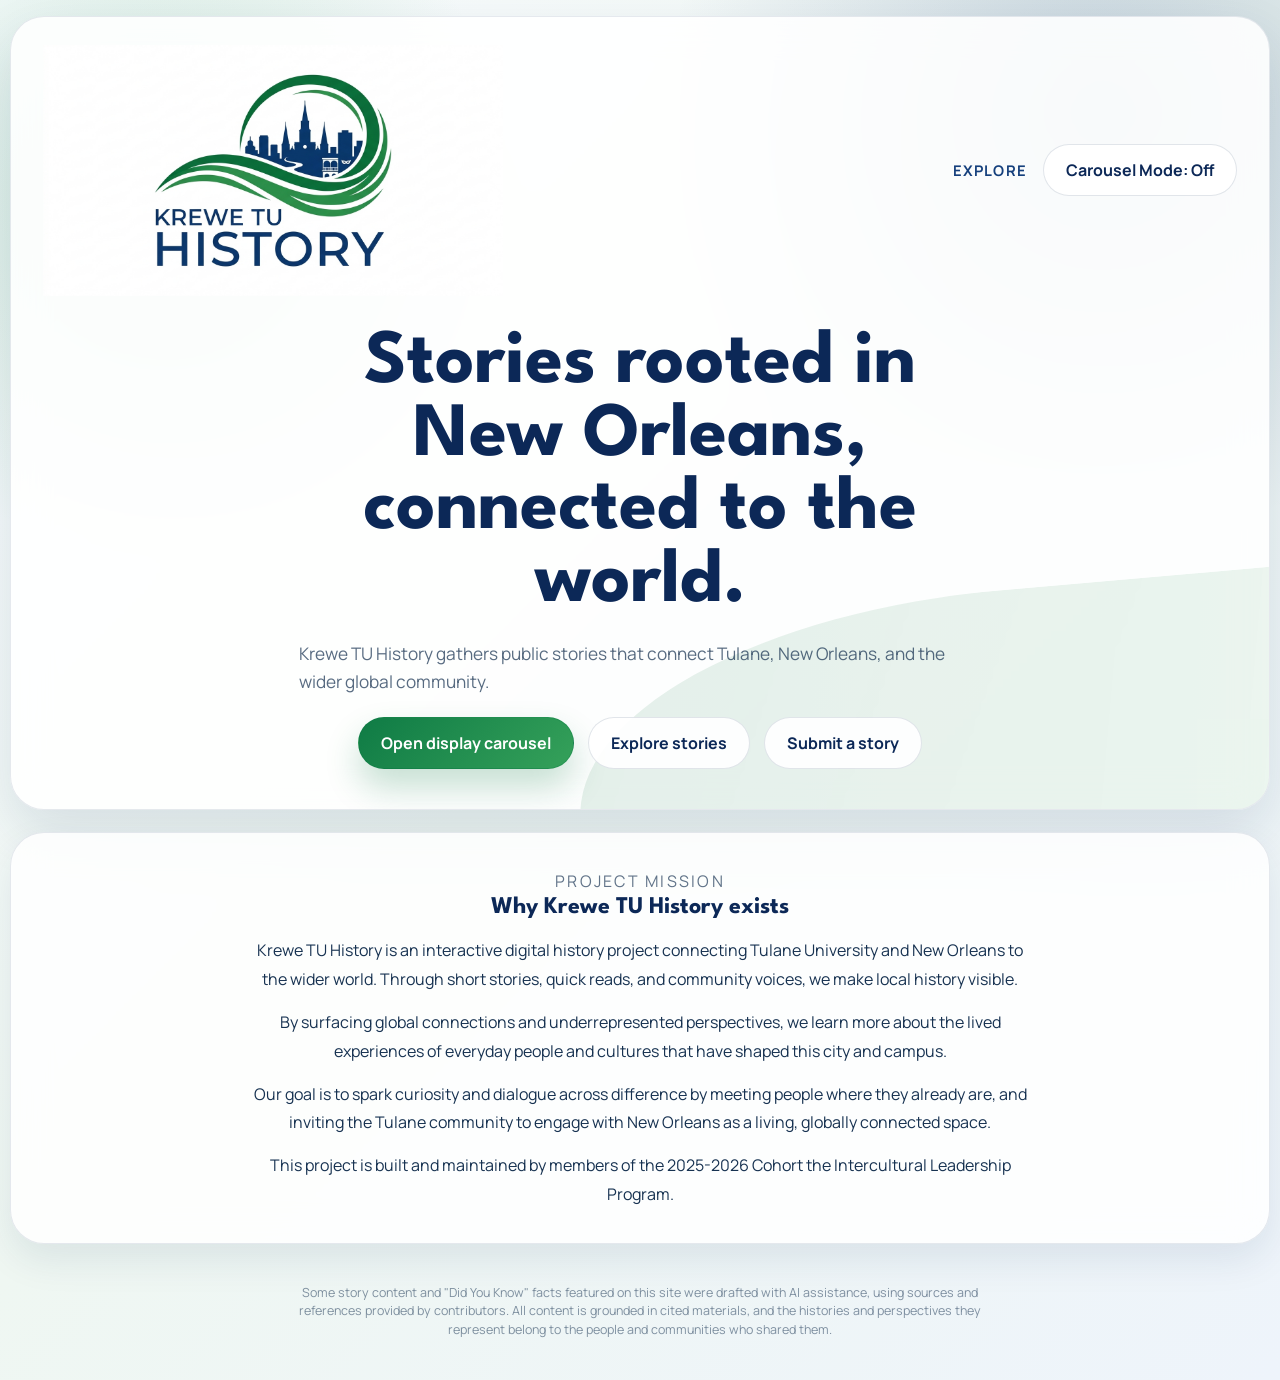
<file: historical_marker_site/index.html>
<!DOCTYPE html>
<html lang="en">
  <head>
    <meta charset="UTF-8" />
    <meta name="viewport" content="width=device-width, initial-scale=1.0" />
    <title>Krewe TU History</title>
    <meta
      name="description"
      content="A branded digital historical marker archive for New Orleans, Tulane, and the communities whose stories deserve public view."
    />
    <meta name="theme-color" content="#0c2857" />
    <meta name="mobile-web-app-capable" content="yes" />
    <meta name="apple-mobile-web-app-capable" content="yes" />
    <meta name="apple-mobile-web-app-status-bar-style" content="default" />
    <link rel="manifest" href="site.webmanifest" />
    <link rel="apple-touch-icon" href="assets/branding/krewe-tu-history-logo.png" />
    <link rel="preconnect" href="https://fonts.googleapis.com" />
    <link rel="preconnect" href="https://fonts.gstatic.com" crossorigin />
    <link
      href="https://fonts.googleapis.com/css2?family=League+Spartan:wght@400;500;600;700;800&family=Manrope:wght@400;500;600;700;800&display=swap"
      rel="stylesheet"
    />
    <link rel="icon" type="image/png" href="assets/branding/krewe-tu-history-logo.png" />
    <link rel="stylesheet" href="styles.css" />
    <script src="pwa.js" defer></script>
  </head>
  <body class="home-page">
    <div class="site-backdrop">
      <header class="hero-shell hero-shell--streamlined">
        <div class="site-nav">
          <a class="brand-logo-link" href="index.html" aria-label="Krewe TU History home">
            <img
              class="brand-logo"
              src="assets/branding/krewe-tu-history-logo.png"
              alt="Krewe TU History logo"
            />
          </a>

          <nav class="site-nav-links" aria-label="Primary">
            <a class="nav-link" href="explore.html">Explore</a>
            <button
              id="carousel-mode-toggle"
              class="secondary-button button-reset"
              type="button"
              aria-pressed="false"
            >
              Carousel Mode: Off
            </button>
          </nav>
        </div>

        <section class="hero-story hero-story--streamlined">
          <h1>Stories rooted in New Orleans, connected to the world.</h1>
          <p class="hero-copy">
            Krewe TU History gathers public stories that connect Tulane, New Orleans, and the
            wider global community.
          </p>
          <div class="hero-actions">
            <a class="primary-button" href="carousel.html">Open display carousel</a>
            <a class="secondary-button" href="explore.html">Explore stories</a>
            <a
              class="secondary-button"
              href="https://airtable.com/appFG4KHwFm3LCbia/pag3sydEEuWcHEmYW/form"
              target="_blank"
              rel="noreferrer"
            >
              Submit a story
            </a>
          </div>
        </section>
      </header>

      <main class="home-layout">
        <section class="mission-shell">
          <div class="mission-copy-block">
            <p class="section-kicker">Project mission</p>
            <h2>Why Krewe TU History exists</h2>
            <p>
              Krewe TU History is an interactive digital history project connecting Tulane
              University and New Orleans to the wider world. Through short stories, quick reads,
              and community voices, we make local history visible.
            </p>
            <p>
              By surfacing global connections and underrepresented perspectives, we learn more
              about the lived experiences of everyday people and cultures that have shaped this
              city and campus.
            </p>
            <p>
              Our goal is to spark curiosity and dialogue across difference by meeting people
              where they already are, and inviting the Tulane community to engage with New Orleans
              as a living, globally connected space.
            </p>
            <p>
              This project is built and maintained by members of the 2025-2026 Cohort the
              Intercultural Leadership Program.
            </p>
          </div>
        </section>

        <p class="home-disclaimer">
          Some story content and "Did You Know" facts featured on this site were drafted with AI
          assistance, using sources and references provided by contributors. All content is
          grounded in cited materials, and the histories and perspectives they represent belong to
          the people and communities who shared them.
        </p>
      </main>
    </div>

    <script src="site-config.js"></script>
    <script type="module" src="home.js"></script>
  </body>
</html>
</file>
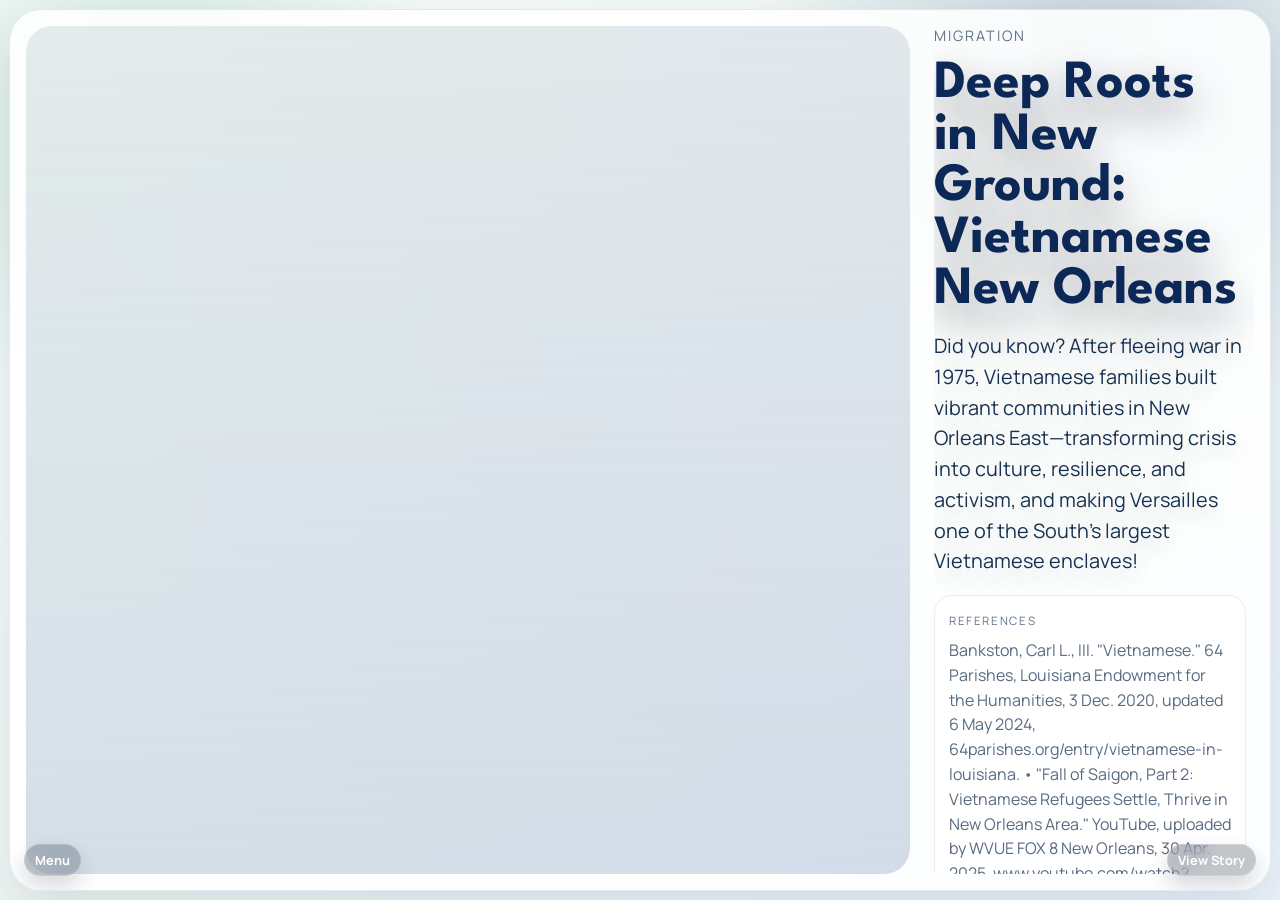
<file: historical_marker_site/carousel.html>
<!DOCTYPE html>
<html lang="en">
  <head>
    <meta charset="UTF-8" />
    <meta name="viewport" content="width=device-width, initial-scale=1.0" />
    <title>Krewe TU History Carousel</title>
    <meta
      name="description"
      content="Editorial carousel mode for Krewe TU History, designed for readable public storytelling."
    />
    <meta name="theme-color" content="#0c2857" />
    <meta name="mobile-web-app-capable" content="yes" />
    <meta name="apple-mobile-web-app-capable" content="yes" />
    <meta name="apple-mobile-web-app-status-bar-style" content="default" />
    <link rel="manifest" href="carousel.webmanifest" />
    <link rel="apple-touch-icon" href="assets/branding/krewe-tu-history-logo.png" />
    <link rel="preconnect" href="https://fonts.googleapis.com" />
    <link rel="preconnect" href="https://fonts.gstatic.com" crossorigin />
    <link
      href="https://fonts.googleapis.com/css2?family=League+Spartan:wght@400;500;600;700;800&family=Manrope:wght@400;500;600;700;800&display=swap"
      rel="stylesheet"
    />
    <link rel="icon" type="image/png" href="assets/branding/krewe-tu-history-logo.png" />
    <link rel="stylesheet" href="styles.css" />
    <script src="pwa.js" defer></script>
  </head>
  <body class="carousel-page editorial-page">
    <main class="display-layout display-layout--editorial">
      <section id="carousel-empty" class="empty-state hidden" aria-live="polite">
        <p class="section-kicker">Display status</p>
        <h2>No stories are available yet.</h2>
        <p>Rebuild the site data to publish approved stories into the carousel.</p>
      </section>

      <section id="carousel-stage" class="display-stage hidden" aria-live="polite">
        <div id="carousel-media-frame" class="carousel-media-frame"></div>

        <article class="display-story-panel">
          <div class="display-copy-block">
            <p id="carousel-theme" class="display-kicker"></p>
            <h1 id="carousel-headline" class="display-headline"></h1>
            <p id="carousel-copy" class="display-copy"></p>
          </div>

          <div class="display-footer-meta">
            <article id="carousel-reference-card" class="display-reference-card">
              <span class="meta-label">References</span>
              <p id="carousel-references" class="display-reference-text"></p>
            </article>

            <article id="carousel-asset-card" class="asset-meta-card">
              <h2 id="carousel-asset-heading">Media details</h2>
              <div id="carousel-asset-details" class="asset-meta-list"></div>
              <div id="carousel-document-links" class="document-link-row"></div>
            </article>
          </div>
        </article>

        <div class="display-controls">
          <details id="carousel-menu" class="display-menu">
            <summary class="secondary-button display-menu-toggle">Menu</summary>
            <div class="display-menu-panel">
              <div id="carousel-position" class="section-badge">0 / 0</div>
              <div class="display-nav">
                <button
                  id="carousel-mode-toggle"
                  class="secondary-button button-reset"
                  type="button"
                  aria-pressed="true"
                >
                  Carousel Mode: On
                </button>
                <a class="secondary-button" href="explore.html">Explore</a>
                <button
                  id="autoplay-toggle"
                  class="secondary-button button-reset"
                  type="button"
                  aria-pressed="true"
                >
                  Pause
                </button>
                <button id="prev-story" class="secondary-button button-reset" type="button">
                  Prev
                </button>
                <button id="next-story" class="secondary-button button-reset" type="button">
                  Next
                </button>
              </div>
            </div>
          </details>
          <a id="view-story" class="secondary-button display-story-link" href="story.html">View Story</a>
        </div>
      </section>
    </main>

    <script src="site-config.js"></script>
    <script type="module" src="carousel.js"></script>
  </body>
</html>
</file>
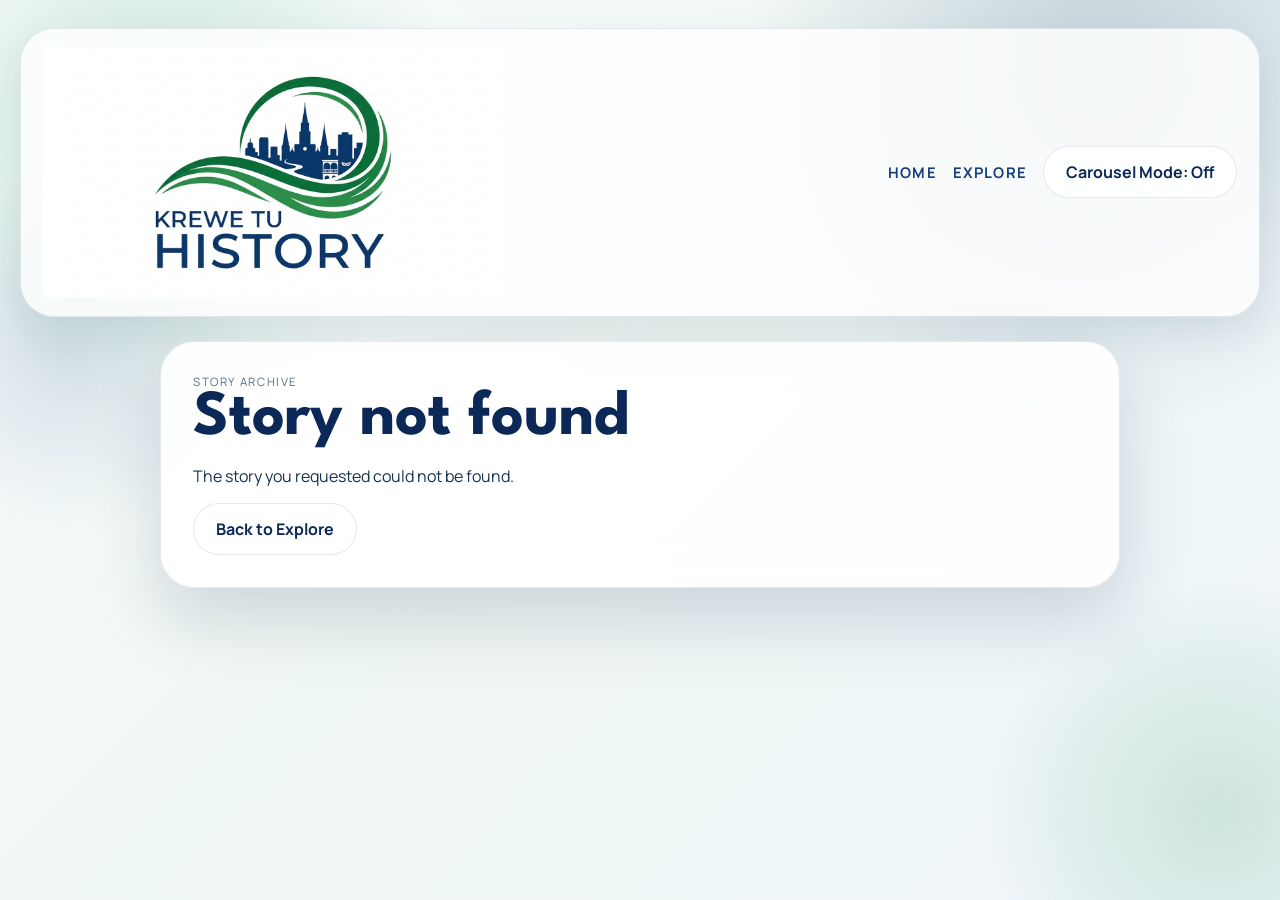
<file: historical_marker_site/story.html>
<!DOCTYPE html>
<html lang="en">
  <head>
    <meta charset="UTF-8" />
    <meta name="viewport" content="width=device-width, initial-scale=1.0" />
    <title>Krewe TU History Story</title>
    <meta
      name="description"
      content="Read an approved Krewe TU History story."
    />
    <meta name="theme-color" content="#0c2857" />
    <meta name="mobile-web-app-capable" content="yes" />
    <meta name="apple-mobile-web-app-capable" content="yes" />
    <meta name="apple-mobile-web-app-status-bar-style" content="default" />
    <link rel="manifest" href="site.webmanifest" />
    <link rel="apple-touch-icon" href="assets/branding/krewe-tu-history-logo.png" />
    <link rel="preconnect" href="https://fonts.googleapis.com" />
    <link rel="preconnect" href="https://fonts.gstatic.com" crossorigin />
    <link
      href="https://fonts.googleapis.com/css2?family=League+Spartan:wght@400;500;600;700;800&family=Manrope:wght@400;500;600;700;800&display=swap"
      rel="stylesheet"
    />
    <link rel="icon" type="image/png" href="assets/branding/krewe-tu-history-logo.png" />
    <link rel="stylesheet" href="styles.css" />
    <script src="pwa.js" defer></script>
  </head>
  <body class="story-page">
    <div class="site-backdrop">
      <header class="story-header">
        <div class="site-nav">
          <a class="brand-logo-link" href="index.html" aria-label="Krewe TU History home">
            <img
              class="brand-logo"
              src="assets/branding/krewe-tu-history-logo.png"
              alt="Krewe TU History logo"
            />
          </a>

          <nav class="site-nav-links" aria-label="Primary">
            <a class="nav-link" href="index.html">Home</a>
            <a class="nav-link" href="explore.html">Explore</a>
            <button
              id="carousel-mode-toggle"
              class="secondary-button button-reset"
              type="button"
              aria-pressed="false"
            >
              Carousel Mode: Off
            </button>
          </nav>
        </div>
      </header>

      <main class="story-shell">
        <section id="story-loading" class="story-loading">
          <p class="section-kicker">Loading story</p>
          <h1>Preparing the page…</h1>
        </section>

        <section id="story-empty" class="story-empty hidden">
          <p class="section-kicker">Story archive</p>
          <h1>Story not found</h1>
          <p>The story you requested could not be found.</p>
          <a class="secondary-button" href="explore.html">Back to Explore</a>
        </section>

        <article id="story-article" class="story-article hidden">
          <div class="story-actions">
            <a class="story-back-link" href="explore.html">← Back to Explore</a>
            <a id="story-carousel-link" class="secondary-button hidden" href="carousel.html">Back to Carousel</a>
          </div>
          <header class="story-prose-header">
            <h1 id="story-title"></h1>
          </header>

          <div id="story-media" class="story-media hidden"></div>
          <div id="story-media-caption" class="story-media-caption hidden"></div>

          <div id="story-body" class="story-prose"></div>

          <section id="story-gallery" class="story-gallery hidden">
            <h2>Additional Media</h2>
            <div id="story-gallery-grid" class="story-gallery-grid"></div>
          </section>

          <div id="story-ai-note" class="story-ai-note hidden"></div>

          <section id="story-references" class="story-references hidden">
            <h2>References</h2>
            <ul id="story-references-list"></ul>
          </section>

          <section id="story-reactions" class="story-reactions hidden" aria-labelledby="story-reactions-title">
            <div class="story-reactions-header">
              <h2 id="story-reactions-title">Share your thoughts on this Story!</h2>
            </div>
            <div id="story-reactions-actions" class="story-reactions-actions hidden">
              <img
                id="story-response-qr"
                class="story-response-qr hidden"
                alt="Scan to react to this story"
                aria-label="QR code to react to this story"
              />
              <a
                id="story-response-link"
                class="secondary-button hidden"
                href="#"
                target="_blank"
                rel="noopener noreferrer"
                aria-label="Leave a reaction to this story"
              >
                Leave a Reaction
              </a>
            </div>
            <div id="story-reactions-summary" class="story-reactions-summary hidden">
              <div id="story-reactions-rating" class="story-reactions-rating" role="img" aria-label="Story rating"></div>
            </div>
            <p id="story-reactions-count" class="story-reactions-count hidden"></p>
            <p id="story-reactions-note" class="story-reactions-note hidden">What people are saying:</p>
            <div id="story-reactions-comments" class="story-reactions-comments hidden">
              <div id="story-reactions-comment" class="story-reactions-comment"></div>
            </div>
          </section>

          <p class="story-rights-note">
            Source materials are highlighted here for nonprofit educational use. Copyright remains with the original rights holders. If you have a concern about any material, click “Leave a Reaction.”
          </p>
        </article>
      </main>
    </div>

    <script src="site-config.js"></script>
    <script type="module" src="story.js"></script>
  </body>
</html>
</file>
<file: historical_marker_site/styles.css>
:root {
  --brand-navy: #153f7c;
  --brand-navy-deep: #0c2857;
  --brand-green: #0f7b45;
  --brand-green-bright: #35a15a;
  --brand-green-soft: #dcefe3;
  --brand-sky: #edf4fb;
  --brand-paper: #fbfdff;
  --brand-mist: rgba(12, 40, 87, 0.12);
  --brand-ink: #173251;
  --brand-muted: rgba(23, 50, 81, 0.72);
  --shadow-strong: 0 30px 70px rgba(12, 40, 87, 0.16);
  --shadow-soft: 0 16px 38px rgba(12, 40, 87, 0.09);
  --radius-xl: 34px;
  --radius-lg: 24px;
  --radius-md: 18px;
  --radius-sm: 14px;
  --border-soft: 1px solid rgba(12, 40, 87, 0.1);
}

* {
  box-sizing: border-box;
}

html {
  scroll-behavior: smooth;
}

html,
body {
  margin: 0;
  min-height: 100%;
}

body {
  color: var(--brand-ink);
  font-family: "Manrope", "Avenir Next", "Segoe UI", sans-serif;
  background:
    radial-gradient(circle at 12% 14%, rgba(53, 161, 90, 0.22), transparent 22%),
    radial-gradient(circle at 86% 8%, rgba(21, 63, 124, 0.2), transparent 26%),
    linear-gradient(135deg, #f9fcff 0%, #eff7f2 48%, #eef4fb 100%);
  overflow-x: hidden;
}

body::before,
body::after {
  content: "";
  position: fixed;
  inset: auto;
  pointer-events: none;
  z-index: 0;
}

body::before {
  right: -14vw;
  bottom: -12vw;
  width: 38vw;
  height: 38vw;
  border-radius: 50%;
  background: radial-gradient(circle, rgba(53, 161, 90, 0.18), transparent 66%);
}

body::after {
  left: -10vw;
  top: 18vh;
  width: 30vw;
  height: 30vw;
  border-radius: 50%;
  background: radial-gradient(circle, rgba(21, 63, 124, 0.12), transparent 68%);
}

a {
  color: inherit;
}

button,
a {
  -webkit-tap-highlight-color: transparent;
}

.site-backdrop,
.display-shell {
  position: relative;
  z-index: 1;
}

.site-backdrop {
  width: min(1480px, calc(100vw - 40px));
  margin: 0 auto;
  padding: 28px 0 40px;
}

.display-shell {
  width: min(1880px, calc(100vw - 42px));
  min-height: 100vh;
  margin: 0 auto;
  padding: 18px 0 20px;
  display: grid;
  grid-template-rows: auto 1fr;
  gap: 18px;
}

.hero-shell,
.mission-card,
.archive-shell,
.story-detail,
.story-grid-panel,
.filter-panel,
.display-bar,
.display-stage,
.display-rail,
.empty-state {
  border: var(--border-soft);
  border-radius: var(--radius-xl);
  background: rgba(255, 255, 255, 0.82);
  box-shadow: var(--shadow-strong);
  backdrop-filter: blur(18px);
}

.hero-shell {
  position: relative;
  overflow: hidden;
  display: grid;
  grid-template-columns: minmax(300px, 0.86fr) minmax(0, 1.14fr);
  gap: 28px;
  padding: 32px;
}

.hero-shell::after {
  content: "";
  position: absolute;
  inset: auto -10% -18% 30%;
  height: 52%;
  border-radius: 58% 0 0 0;
  background:
    linear-gradient(100deg, rgba(15, 123, 69, 0.86), rgba(53, 161, 90, 0.7)),
    linear-gradient(140deg, rgba(21, 63, 124, 0.2), transparent 55%);
  opacity: 0.18;
  transform: rotate(-5deg);
}

.brand-panel,
.hero-story {
  position: relative;
  z-index: 1;
}

.brand-panel {
  display: grid;
  align-content: start;
  gap: 12px;
}

.brand-logo-link {
  display: inline-flex;
  max-width: min(460px, 100%);
}

.brand-logo,
.display-brand-logo {
  width: 100%;
  height: auto;
  display: block;
}

.brand-caption {
  margin: 0;
  font-size: 0.95rem;
  color: var(--brand-muted);
  letter-spacing: 0.08em;
  text-transform: uppercase;
}

.hero-story {
  display: grid;
  align-content: center;
  gap: 18px;
}

.hero-topline,
.section-heading,
.archive-header,
.display-bar,
.display-footer,
.display-position-row,
.hero-actions,
.archive-actions,
.display-tools,
.display-nav {
  display: flex;
  align-items: center;
  justify-content: space-between;
  gap: 14px;
}

.archive-actions {
  flex-wrap: wrap;
  justify-content: flex-end;
}

.section-kicker,
.filter-label,
.meta-label,
.story-card-kicker {
  margin: 0;
  text-transform: uppercase;
  letter-spacing: 0.14em;
  font-size: 0.72rem;
  color: rgba(23, 50, 81, 0.72);
}

h1,
h2,
h3,
.mission-value {
  margin: 0;
  font-family: "League Spartan", "Arial Narrow", sans-serif;
  line-height: 0.95;
}

.hero-story h1 {
  max-width: 12ch;
  font-size: clamp(3.5rem, 6vw, 6.5rem);
  color: var(--brand-navy-deep);
}

.hero-copy,
.section-copy,
.mission-copy,
.detail-summary,
.detail-contributor,
.display-summary,
.display-contributor,
.detail-narrative,
.display-narrative,
.empty-state p,
.story-card-summary,
.story-card-meta {
  margin: 0;
  line-height: 1.65;
  color: var(--brand-muted);
}

.hero-copy {
  max-width: 58ch;
  font-size: 1.08rem;
}

.primary-button,
.secondary-button,
.filter-button,
.media-chip,
.document-link,
.status-pill,
.section-badge,
.rail-story,
.media-dot,
.story-card {
  font: inherit;
  border-radius: 999px;
  transition:
    transform 160ms ease,
    box-shadow 160ms ease,
    border-color 160ms ease,
    background-color 160ms ease;
}

.primary-button,
.secondary-button,
.document-link,
.filter-button,
.media-chip,
.story-card,
.rail-story,
.media-dot {
  cursor: pointer;
}

.primary-button,
.secondary-button,
.document-link {
  display: inline-flex;
  align-items: center;
  justify-content: center;
  gap: 10px;
  text-decoration: none;
  border: var(--border-soft);
  padding: 14px 22px;
  font-weight: 700;
}

.primary-button {
  color: white;
  background: linear-gradient(135deg, var(--brand-green), var(--brand-green-bright));
  border-color: rgba(15, 123, 69, 0.3);
  box-shadow: 0 18px 34px rgba(15, 123, 69, 0.2);
}

.secondary-button,
.status-pill,
.section-badge {
  background: rgba(255, 255, 255, 0.88);
  color: var(--brand-navy-deep);
}

.button-reset {
  appearance: none;
}

.primary-button:hover,
.secondary-button:hover,
.filter-button:hover,
.media-chip:hover,
.document-link:hover,
.story-card:hover,
.rail-story:hover,
.media-dot:hover {
  transform: translateY(-2px);
  box-shadow: var(--shadow-soft);
}

.status-pill,
.section-badge {
  border: var(--border-soft);
  padding: 12px 18px;
  white-space: nowrap;
  font-weight: 700;
}

.home-layout,
.display-layout {
  display: grid;
  gap: 22px;
  margin-top: 22px;
}

.mission-band {
  display: grid;
  grid-template-columns: repeat(4, minmax(0, 1fr));
  gap: 16px;
}

.mission-card {
  padding: 24px;
}

.mission-card--display {
  background:
    linear-gradient(135deg, rgba(21, 63, 124, 0.9), rgba(15, 123, 69, 0.9)),
    rgba(255, 255, 255, 0.9);
  color: white;
}

.mission-card--display .section-kicker,
.mission-card--display .mission-copy {
  color: rgba(255, 255, 255, 0.86);
}

.mission-value {
  display: block;
  margin-top: 16px;
  font-size: clamp(2rem, 3vw, 3rem);
  color: var(--brand-navy-deep);
}

.mission-card--display .mission-value {
  color: white;
}

.mission-value--small {
  font-size: clamp(1.45rem, 2vw, 2.2rem);
  line-height: 1.1;
}

.archive-shell {
  padding: 30px;
}

.archive-header {
  align-items: flex-end;
  margin-bottom: 22px;
}

.filter-panel {
  padding: 22px;
}

.filter-block + .filter-block {
  margin-top: 16px;
}

.filter-row {
  display: flex;
  flex-wrap: wrap;
  gap: 10px;
  margin-top: 10px;
}

.filter-button,
.media-chip {
  border: var(--border-soft);
  background: rgba(237, 244, 251, 0.9);
  color: var(--brand-ink);
  padding: 10px 14px;
}

.filter-button.active,
.media-chip.active,
.story-card.active,
.rail-story.active,
.media-dot.active {
  border-color: rgba(15, 123, 69, 0.3);
  background: linear-gradient(135deg, rgba(15, 123, 69, 0.16), rgba(21, 63, 124, 0.12));
  box-shadow: inset 0 0 0 1px rgba(15, 123, 69, 0.12);
}

.archive-grid {
  display: grid;
  grid-template-columns: minmax(0, 0.92fr) minmax(360px, 0.98fr);
  gap: 20px;
  margin-top: 22px;
}

.story-grid-panel,
.story-detail {
  padding: 24px;
}

.story-grid {
  display: grid;
  grid-template-columns: repeat(2, minmax(0, 1fr));
  gap: 16px;
  margin-top: 20px;
}

.story-card {
  width: 100%;
  text-align: left;
  padding: 0;
  border: var(--border-soft);
  border-radius: 26px;
  overflow: hidden;
  background: linear-gradient(180deg, rgba(255, 255, 255, 0.95), rgba(239, 247, 242, 0.8));
}

.story-card-copy {
  padding: 18px 18px 20px;
  display: grid;
  gap: 10px;
}

.story-card h3 {
  font-size: 1.5rem;
  color: var(--brand-navy-deep);
}

.story-card-summary {
  display: -webkit-box;
  -webkit-line-clamp: 4;
  -webkit-box-orient: vertical;
  overflow: hidden;
}

.story-card-meta {
  font-size: 0.92rem;
}

.story-card-media,
.detail-media-frame,
.carousel-media-frame {
  position: relative;
  overflow: hidden;
  border-radius: calc(var(--radius-lg) - 2px);
  border: var(--border-soft);
  background:
    linear-gradient(135deg, rgba(15, 123, 69, 0.08), rgba(21, 63, 124, 0.1)),
    linear-gradient(180deg, rgba(255, 255, 255, 0.96), rgba(237, 244, 251, 0.8));
}

.story-card-media {
  aspect-ratio: 16 / 10;
  border-radius: 0;
  border: 0;
}

.detail-media-block {
  display: grid;
  gap: 12px;
  margin: 18px 0 20px;
}

.detail-media-frame {
  min-height: 340px;
  padding: 18px;
  place-items: center;
  display: grid;
}

.carousel-media-frame {
  min-height: 100%;
  padding: 24px;
  display: grid;
  place-items: center;
}

.asset-media {
  width: 100%;
  height: 100%;
  display: block;
}

.asset-embed {
  width: 100%;
  height: 100%;
  min-height: 320px;
  border: 0;
  border-radius: var(--radius-lg);
  background: rgba(12, 40, 87, 0.08);
}

.asset-media--cover {
  object-fit: cover;
}

.asset-media--detail {
  max-height: 520px;
  object-fit: contain;
  border-radius: var(--radius-md);
}

.asset-media--carousel {
  max-height: 100%;
  object-fit: contain;
  border-radius: var(--radius-lg);
}

.asset-placeholder,
.document-card {
  width: 100%;
  min-height: 100%;
  display: grid;
  place-items: center;
  gap: 12px;
  text-align: center;
  padding: 26px;
  color: var(--brand-muted);
}

.asset-placeholder strong,
.document-card strong {
  color: var(--brand-navy-deep);
}

.asset-placeholder--card {
  padding: 24px;
}

.asset-placeholder--detail,
.asset-placeholder--carousel {
  min-height: 260px;
}

.document-card audio {
  width: 100%;
}

.media-strip {
  display: flex;
  flex-wrap: wrap;
  gap: 10px;
}

.media-strip--inline {
  min-height: 0;
}

.detail-summary {
  font-size: 1.08rem;
  color: var(--brand-ink);
}

.detail-contributor {
  margin-top: 8px;
}

.detail-grid,
.display-meta-grid,
.note-grid {
  display: grid;
  grid-template-columns: repeat(2, minmax(0, 1fr));
  gap: 14px;
}

.detail-grid {
  margin: 20px 0;
}

.detail-meta,
.note-card {
  padding: 18px;
  border-radius: var(--radius-md);
  background: linear-gradient(145deg, rgba(255, 255, 255, 0.96), rgba(220, 239, 227, 0.5));
  border: var(--border-soft);
}

.meta-value {
  margin: 8px 0 0;
  font-weight: 700;
  line-height: 1.5;
  color: var(--brand-navy-deep);
}

.detail-narrative {
  margin-bottom: 20px;
  color: var(--brand-ink);
}

.detail-section,
.asset-meta-card {
  margin-top: 18px;
  padding: 20px;
  border-radius: var(--radius-md);
  border: var(--border-soft);
  background: linear-gradient(145deg, rgba(255, 255, 255, 0.96), rgba(237, 244, 251, 0.74));
}

.detail-section h3,
.asset-meta-card h2 {
  margin: 0 0 12px;
  color: var(--brand-navy-deep);
  font-size: 1.2rem;
}

.note-grid {
  margin-top: 8px;
}

.note-card h3 {
  font-size: 1.1rem;
  margin-bottom: 12px;
  color: var(--brand-navy-deep);
}

.text-list {
  margin: 0;
  padding-left: 18px;
  line-height: 1.65;
  color: var(--brand-muted);
}

.resource-list {
  display: flex;
  flex-wrap: wrap;
  gap: 10px;
}

.resource-list p {
  margin: 0;
}

.document-link {
  background: rgba(21, 63, 124, 0.08);
  color: var(--brand-navy-deep);
}

.empty-state {
  padding: 44px 32px;
  text-align: center;
}

.empty-state h2 {
  margin: 10px 0 14px;
  font-size: clamp(2.2rem, 4vw, 3.4rem);
  color: var(--brand-navy-deep);
}

.empty-actions {
  margin-top: 20px;
  display: inline-flex;
  flex-wrap: wrap;
  justify-content: center;
  gap: 12px;
}

.hidden {
  display: none !important;
}

.carousel-page {
  overflow: hidden;
}

.display-bar {
  padding: 18px 22px;
}

.display-brand {
  display: inline-flex;
  align-items: center;
  gap: 14px;
  text-decoration: none;
  min-width: 0;
}

.display-brand-logo {
  width: min(340px, 24vw);
  min-width: 200px;
}

.display-tools {
  flex-wrap: wrap;
}

.display-layout {
  grid-template-rows: minmax(0, 1fr) auto;
  min-height: 0;
}

.display-stage {
  min-height: 0;
  padding: 24px;
  display: grid;
  grid-template-columns: minmax(0, 1.15fr) minmax(440px, 0.85fr);
  gap: 24px;
  position: relative;
  overflow: hidden;
}

.display-stage::before {
  content: "";
  position: absolute;
  inset: -10% 38% auto -8%;
  height: 56%;
  border-radius: 50%;
  background: radial-gradient(circle, rgba(53, 161, 90, 0.18), transparent 68%);
  pointer-events: none;
}

.display-stage::after {
  content: "";
  position: absolute;
  inset: auto -8% -18% 45%;
  height: 62%;
  border-radius: 50%;
  background: radial-gradient(circle, rgba(21, 63, 124, 0.16), transparent 66%);
  pointer-events: none;
}

.display-story-panel {
  display: grid;
  align-content: start;
  gap: 18px;
  min-width: 0;
  position: relative;
  z-index: 1;
}

.display-headline {
  font-size: clamp(3rem, 5vw, 6.2rem);
  color: var(--brand-navy-deep);
}

.display-summary {
  font-size: clamp(1.12rem, 1.8vw, 1.45rem);
  color: var(--brand-ink);
}

.display-copy {
  margin: 0;
  font-size: clamp(1.12rem, 1.62vw, 1.46rem);
  line-height: 1.8;
  color: var(--brand-ink);
  max-width: 34ch;
  text-wrap: balance;
}

.display-contributor {
  font-size: 1rem;
}

.display-meta-grid {
  margin-top: 4px;
}

.detail-meta--wide {
  grid-column: span 2;
}

.display-narrative {
  font-size: clamp(1rem, 1.3vw, 1.18rem);
  color: var(--brand-ink);
  display: -webkit-box;
  -webkit-line-clamp: 7;
  -webkit-box-orient: vertical;
  overflow: hidden;
}

.display-footer {
  margin-top: auto;
  align-items: flex-end;
}

.media-dot-row {
  display: flex;
  flex-wrap: wrap;
  gap: 10px;
}

.asset-meta-list,
.document-link-row {
  display: grid;
  gap: 12px;
}

.document-link-row {
  margin-top: 14px;
  grid-template-columns: repeat(auto-fit, minmax(180px, max-content));
}

.asset-meta-item {
  padding: 14px 16px;
  border-radius: var(--radius-sm);
  border: var(--border-soft);
  background: rgba(255, 255, 255, 0.9);
}

.asset-meta-item strong {
  display: block;
  margin-bottom: 6px;
  color: var(--brand-navy-deep);
}

.asset-meta-item p {
  margin: 0;
  line-height: 1.55;
  color: var(--brand-muted);
}

.media-dot {
  width: 16px;
  height: 16px;
  border: 0;
  padding: 0;
  background: rgba(21, 63, 124, 0.18);
}

.media-dot.active {
  background: linear-gradient(135deg, var(--brand-green), var(--brand-green-bright));
}

.display-nav {
  flex-wrap: wrap;
  justify-content: flex-end;
}

.display-rail {
  display: grid;
  grid-auto-flow: column;
  grid-auto-columns: minmax(240px, 1fr);
  gap: 14px;
  padding: 18px;
  overflow-x: auto;
  min-height: 0;
}

.rail-story {
  min-width: 0;
  text-align: left;
  padding: 18px;
  border-radius: 26px;
  border: var(--border-soft);
  background: rgba(255, 255, 255, 0.86);
  color: var(--brand-ink);
}

.rail-story strong {
  display: block;
  font-family: "League Spartan", "Arial Narrow", sans-serif;
  font-size: 1.2rem;
  color: var(--brand-navy-deep);
}

.rail-story p {
  margin: 10px 0 0;
  line-height: 1.55;
  color: var(--brand-muted);
}

.display-shell {
  width: min(1960px, calc(100vw - 24px));
  padding: 10px 0 12px;
  gap: 10px;
}

.display-bar {
  padding: 10px 16px 0;
  background: transparent;
  border: 0;
  box-shadow: none;
  backdrop-filter: none;
}

.display-brand-logo {
  width: min(340px, 20vw);
  min-width: 220px;
  filter: drop-shadow(0 16px 36px rgba(12, 40, 87, 0.18));
}

.display-layout {
  margin-top: 0;
  min-height: calc(100vh - 92px);
}

.display-stage {
  position: relative;
  min-height: calc(100vh - 118px);
  padding: 0;
  display: grid;
  grid-template-columns: 1fr;
  align-items: stretch;
  overflow: hidden;
  background:
    linear-gradient(145deg, rgba(12, 40, 87, 0.84), rgba(8, 23, 51, 0.96)),
    radial-gradient(circle at top left, rgba(53, 161, 90, 0.22), transparent 28%);
}

.display-stage::before {
  content: "";
  position: absolute;
  inset: 0;
  background:
    linear-gradient(0deg, rgba(7, 18, 39, 0.92) 0%, rgba(7, 18, 39, 0.4) 34%, rgba(7, 18, 39, 0.08) 60%),
    linear-gradient(90deg, rgba(8, 23, 51, 0.72) 0%, rgba(8, 23, 51, 0.18) 42%, rgba(8, 23, 51, 0.42) 100%);
  z-index: 1;
  pointer-events: none;
}

.display-stage::after {
  content: "";
  position: absolute;
  inset: auto -10% -28% auto;
  width: 48vw;
  height: 48vw;
  border-radius: 50%;
  background: radial-gradient(circle, rgba(53, 161, 90, 0.18), transparent 66%);
  z-index: 1;
  pointer-events: none;
}

.carousel-media-frame {
  position: absolute;
  inset: 0;
  min-height: 100%;
  padding: 0;
  border: 0;
  border-radius: inherit;
  background:
    linear-gradient(135deg, rgba(15, 123, 69, 0.08), rgba(21, 63, 124, 0.12)),
    linear-gradient(180deg, rgba(255, 255, 255, 0.12), rgba(237, 244, 251, 0.05));
}

.display-story-panel {
  position: relative;
  z-index: 2;
  display: grid;
  grid-template-rows: 1fr auto;
  min-height: 100%;
  padding: clamp(28px, 4vw, 54px);
}

.display-copy-block {
  align-self: end;
  display: grid;
  gap: 18px;
  max-width: min(760px, 62vw);
}

.display-meta-grid {
  width: fit-content;
  max-width: min(720px, 58vw);
  margin-top: 0;
  grid-template-columns: minmax(180px, 240px) minmax(260px, 1fr);
}

.detail-meta {
  background: rgba(255, 255, 255, 0.1);
  border-color: rgba(255, 255, 255, 0.14);
  backdrop-filter: blur(18px);
}

.detail-meta .meta-label {
  color: rgba(237, 244, 251, 0.7);
}

.detail-meta .meta-value {
  color: white;
}

.display-headline {
  max-width: 11ch;
  font-size: clamp(3.1rem, 5vw, 5.8rem);
  line-height: 0.92;
  color: white;
  text-shadow: 0 18px 40px rgba(4, 12, 28, 0.42);
}

.display-copy {
  max-width: min(660px, 58vw);
  font-size: clamp(1.2rem, 1.72vw, 1.7rem);
  line-height: 1.72;
  color: rgba(255, 255, 255, 0.92);
  text-shadow: 0 8px 24px rgba(4, 12, 28, 0.26);
}

.display-bottom-bar {
  display: flex;
  align-items: end;
  justify-content: space-between;
  gap: 20px;
  margin-top: 24px;
}

.asset-meta-card {
  margin-top: 0;
  max-width: min(760px, 70vw);
  padding: 16px 18px;
  border-color: rgba(255, 255, 255, 0.12);
  background: linear-gradient(145deg, rgba(7, 18, 39, 0.55), rgba(21, 63, 124, 0.28));
  backdrop-filter: blur(16px);
}

.asset-meta-card h2 {
  color: rgba(255, 255, 255, 0.9);
}

.asset-meta-list {
  display: flex;
  flex-wrap: wrap;
  gap: 10px;
}

.asset-meta-item {
  min-width: min(240px, 100%);
  max-width: 100%;
  padding: 12px 14px;
  background: rgba(255, 255, 255, 0.1);
  border-color: rgba(255, 255, 255, 0.12);
}

.asset-meta-item strong {
  color: white;
}

.asset-meta-item p {
  color: rgba(255, 255, 255, 0.82);
}

.document-link-row {
  display: flex;
  flex-wrap: wrap;
  gap: 10px;
}

.document-link {
  background: rgba(255, 255, 255, 0.12);
  color: white;
  border-color: rgba(255, 255, 255, 0.12);
}

.display-chrome {
  margin-left: auto;
  display: grid;
  justify-items: end;
  gap: 12px;
}

.section-badge {
  background: rgba(7, 18, 39, 0.48);
  color: white;
  border-color: rgba(255, 255, 255, 0.12);
  backdrop-filter: blur(16px);
}

.display-nav {
  flex-wrap: nowrap;
  justify-content: flex-end;
  padding: 8px;
  border-radius: 999px;
  border: 1px solid rgba(255, 255, 255, 0.12);
  background: rgba(7, 18, 39, 0.42);
  backdrop-filter: blur(16px);
}

.display-nav .primary-button,
.display-nav .secondary-button {
  min-height: 48px;
  padding: 12px 18px;
  box-shadow: none;
}

.asset-media--banner,
.asset-embed--banner {
  width: 100%;
  height: 100%;
}

.asset-media--banner {
  object-fit: cover;
  border-radius: inherit;
}

.asset-embed--banner {
  min-height: 100%;
  border-radius: inherit;
  background: rgba(12, 40, 87, 0.22);
}

.media-collage {
  display: grid;
  width: 100%;
  height: 100%;
  gap: 16px;
  padding: 18px;
  grid-template-columns: repeat(2, minmax(0, 1fr));
  grid-auto-rows: minmax(220px, 1fr);
}

.media-collage--2 {
  grid-template-columns: repeat(2, minmax(0, 1fr));
}

.media-collage--3,
.media-collage--5 {
  grid-template-columns: 1.2fr 0.8fr;
}

.media-collage--4 {
  grid-template-columns: repeat(2, minmax(0, 1fr));
}

.media-collage-card {
  min-height: 0;
  overflow: hidden;
  border-radius: 26px;
  border: 1px solid rgba(255, 255, 255, 0.16);
  background: rgba(255, 255, 255, 0.08);
  box-shadow: 0 18px 36px rgba(4, 12, 28, 0.24);
}

.media-collage--3 .media-collage-card:first-child,
.media-collage--5 .media-collage-card:first-child {
  grid-row: span 2;
}

.asset-media--collage,
.asset-embed--collage {
  width: 100%;
  height: 100%;
}

.asset-media--collage {
  object-fit: cover;
  border-radius: 0;
}

.asset-embed--collage {
  min-height: 100%;
  border-radius: 0;
}

.display-stage--video::before {
  background:
    linear-gradient(0deg, rgba(7, 18, 39, 0.94) 0%, rgba(7, 18, 39, 0.48) 30%, rgba(7, 18, 39, 0.04) 58%),
    linear-gradient(90deg, rgba(8, 23, 51, 0.38) 0%, rgba(8, 23, 51, 0.06) 42%, rgba(8, 23, 51, 0.62) 100%);
}

.display-stage--collage::before {
  background:
    linear-gradient(0deg, rgba(7, 18, 39, 0.96) 0%, rgba(7, 18, 39, 0.54) 28%, rgba(7, 18, 39, 0.08) 52%),
    linear-gradient(90deg, rgba(8, 23, 51, 0.62) 0%, rgba(8, 23, 51, 0.22) 36%, rgba(8, 23, 51, 0.56) 100%);
}

.display-stage--feature-right .display-copy-block,
.display-stage--feature-right .display-bottom-bar {
  margin-left: auto;
}

.display-stage--feature-right .display-copy-block {
  text-align: right;
}

.display-stage--feature-right .display-meta-grid {
  margin-left: auto;
}

.display-stage--text-only {
  background:
    radial-gradient(circle at top left, rgba(53, 161, 90, 0.26), transparent 30%),
    radial-gradient(circle at bottom right, rgba(21, 63, 124, 0.32), transparent 34%),
    linear-gradient(145deg, rgba(12, 40, 87, 0.94), rgba(10, 31, 66, 0.98));
}

.display-stage--text-only::before {
  background:
    linear-gradient(0deg, rgba(7, 18, 39, 0.16), rgba(7, 18, 39, 0.16)),
    radial-gradient(circle at 18% 20%, rgba(255, 255, 255, 0.08), transparent 20%);
}

.display-stage--text-only::after {
  inset: auto -8% -22% auto;
  width: 56vw;
  height: 56vw;
  background:
    radial-gradient(circle, rgba(53, 161, 90, 0.12), transparent 54%),
    radial-gradient(circle at 44% 48%, rgba(255, 255, 255, 0.08), transparent 16%);
}

.display-stage--text-only .display-story-panel {
  padding-right: min(8vw, 140px);
}

.display-stage--text-only .display-copy-block {
  max-width: min(980px, 74vw);
}

.display-stage--text-only .display-headline {
  max-width: 12ch;
  font-size: clamp(3.6rem, 6vw, 6.8rem);
}

.display-stage--text-only .display-copy {
  max-width: min(860px, 72vw);
  font-size: clamp(1.5rem, 2vw, 2.15rem);
}

.display-stage--text-only .asset-meta-card {
  background: linear-gradient(145deg, rgba(255, 255, 255, 0.08), rgba(53, 161, 90, 0.08));
}

.display-stage--feature-reversed {
  grid-template-columns: minmax(440px, 0.82fr) minmax(0, 1.18fr);
}

.display-stage--feature-reversed .carousel-media-frame {
  order: 2;
}

.display-stage--feature-reversed .display-story-panel {
  order: 1;
}

.display-stage--gallery {
  grid-template-columns: minmax(0, 1.28fr) minmax(430px, 0.72fr);
}

.display-stage--gallery .carousel-media-frame {
  padding: 18px;
  background:
    linear-gradient(145deg, rgba(255, 255, 255, 0.5), rgba(220, 239, 227, 0.24)),
    linear-gradient(180deg, rgba(255, 255, 255, 0.92), rgba(237, 244, 251, 0.82));
}

.display-stage--text-only {
  grid-template-columns: 1fr;
  align-items: stretch;
  background:
    radial-gradient(circle at top left, rgba(53, 161, 90, 0.16), transparent 28%),
    linear-gradient(135deg, rgba(255, 255, 255, 0.94), rgba(237, 244, 251, 0.88));
}

.display-stage--text-only .display-story-panel {
  min-height: 68vh;
  align-content: center;
  max-width: 1120px;
  padding: 20px 4vw 20px 1vw;
}

.display-stage--text-only .display-headline {
  font-size: clamp(3.8rem, 6.8vw, 8rem);
  max-width: 11ch;
}

.display-stage--text-only .display-copy {
  max-width: 48ch;
  font-size: clamp(1.45rem, 2vw, 2rem);
  line-height: 1.72;
}

.display-stage--text-only .display-meta-grid {
  grid-template-columns: repeat(2, minmax(220px, 340px));
}

.media-gallery {
  display: grid;
  width: 100%;
  height: 100%;
  gap: 16px;
  grid-template-columns: repeat(2, minmax(0, 1fr));
  grid-auto-rows: minmax(180px, 1fr);
}

.media-gallery--2 {
  grid-template-columns: repeat(2, minmax(0, 1fr));
}

.media-gallery--3,
.media-gallery--5 {
  grid-template-columns: 1.2fr 0.8fr;
}

.media-gallery--4 {
  grid-template-columns: repeat(2, minmax(0, 1fr));
}

.media-gallery-card {
  min-height: 0;
  overflow: hidden;
  border-radius: 26px;
  border: var(--border-soft);
  background: rgba(255, 255, 255, 0.84);
  box-shadow: var(--shadow-soft);
}

.media-gallery--3 .media-gallery-card:first-child,
.media-gallery--5 .media-gallery-card:first-child {
  grid-row: span 2;
}

.asset-media--gallery,
.asset-embed--gallery {
  width: 100%;
  height: 100%;
}

.asset-media--gallery {
  object-fit: cover;
}

.asset-embed--gallery {
  min-height: 100%;
  border-radius: 0;
}

@keyframes rise {
  from {
    opacity: 0;
    transform: translateY(14px);
  }
  to {
    opacity: 1;
    transform: translateY(0);
  }
}

.archive-shell,
.story-grid-panel,
.story-detail,
.display-stage,
.display-rail,
.empty-state {
  animation: rise 420ms ease;
}

@media (max-width: 1240px) {
  .mission-band,
  .story-grid {
    grid-template-columns: repeat(2, minmax(0, 1fr));
  }

  .archive-grid,
  .display-stage {
    grid-template-columns: 1fr;
  }

  .display-stage--feature-reversed .carousel-media-frame,
  .display-stage--feature-reversed .display-story-panel {
    order: initial;
  }

  .carousel-page {
    overflow-y: auto;
  }

  .display-shell {
    min-height: auto;
  }
}

@media (max-width: 980px) {
  .site-backdrop,
  .display-shell {
    width: min(100vw - 22px, 100%);
    padding-top: 12px;
    padding-bottom: 18px;
  }

  .hero-shell {
    grid-template-columns: 1fr;
    padding: 24px;
  }

  .hero-topline,
  .archive-header,
  .section-heading,
  .display-bar,
  .display-footer {
    align-items: flex-start;
    flex-direction: column;
  }

  .mission-band,
  .detail-grid,
  .display-meta-grid,
  .note-grid {
    grid-template-columns: 1fr;
  }

  .detail-meta--wide {
    grid-column: auto;
  }
}

@media (max-width: 720px) {
  .archive-shell,
  .story-grid-panel,
  .story-detail,
  .display-stage,
  .display-rail,
  .filter-panel,
  .empty-state {
    padding: 20px;
  }

  .story-grid {
    grid-template-columns: 1fr;
  }

  .hero-story h1,
  .display-headline {
    font-size: clamp(2.5rem, 12vw, 3.7rem);
  }

  .display-brand {
    width: 100%;
    justify-content: center;
  }

  .display-brand-logo {
    width: min(280px, 70vw);
  }

  .detail-media-frame,
  .carousel-media-frame {
    min-height: 280px;
  }

  .display-stage--text-only .display-story-panel {
    min-height: auto;
    padding: 0;
  }

  .display-stage--text-only .display-copy {
    font-size: clamp(1.15rem, 5vw, 1.5rem);
  }

  .document-link-row,
  .display-stage--text-only .display-meta-grid,
  .media-gallery,
  .media-gallery--2,
  .media-gallery--3,
  .media-gallery--4,
  .media-gallery--5 {
    grid-template-columns: 1fr;
  }
}

/* Editorial redesign overrides */

body.home-page,
body.editorial-page {
  background:
    radial-gradient(circle at top left, rgba(53, 161, 90, 0.16), transparent 24%),
    radial-gradient(circle at top right, rgba(21, 63, 124, 0.18), transparent 28%),
    linear-gradient(180deg, #071427 0%, #0b1d36 42%, #0e2340 100%);
  color: #eef4fb;
}

body.home-page::before,
body.home-page::after,
body.editorial-page::before,
body.editorial-page::after {
  display: none;
}

.home-page .hero-shell,
.home-page .mission-card,
.home-page .archive-shell,
.home-page .story-detail,
.home-page .story-grid-panel,
.home-page .filter-panel,
.carousel-page .display-stage,
.carousel-page .empty-state {
  background: linear-gradient(180deg, rgba(10, 24, 45, 0.9), rgba(8, 20, 38, 0.88));
  border-color: rgba(255, 255, 255, 0.08);
  box-shadow: 0 28px 70px rgba(0, 0, 0, 0.28);
  backdrop-filter: blur(18px);
}

.home-page .hero-shell {
  grid-template-columns: minmax(240px, 0.62fr) minmax(0, 1.38fr);
}

.home-page .hero-shell::after {
  opacity: 0.1;
}

.home-page .brand-caption,
.home-page .hero-copy,
.home-page .section-copy,
.home-page .mission-copy,
.home-page .detail-summary,
.home-page .detail-contributor,
.home-page .detail-narrative,
.home-page .story-card-summary,
.home-page .story-card-meta,
.home-page .empty-state p,
.carousel-page .empty-state p {
  color: rgba(238, 244, 251, 0.78);
}

.home-page .section-kicker,
.home-page .filter-label,
.home-page .meta-label,
.home-page .story-card-kicker,
.carousel-page .section-kicker,
.carousel-page .meta-label {
  color: rgba(238, 244, 251, 0.62);
}

.home-page .hero-story h1,
.home-page h2,
.home-page h3,
.home-page .mission-value {
  color: white;
}

.home-page .status-pill,
.home-page .section-badge,
.carousel-page .section-badge {
  background: rgba(255, 255, 255, 0.08);
  color: #f8fbff;
  border-color: rgba(255, 255, 255, 0.12);
}

.home-page .secondary-button,
.home-page .document-link,
.carousel-page .secondary-button,
.carousel-page .document-link {
  background: rgba(255, 255, 255, 0.06);
  color: white;
  border-color: rgba(255, 255, 255, 0.12);
}

.home-page .primary-button {
  box-shadow: 0 18px 34px rgba(15, 123, 69, 0.24);
}

.home-page .filter-button,
.home-page .media-chip {
  background: rgba(255, 255, 255, 0.06);
  color: #f8fbff;
  border-color: rgba(255, 255, 255, 0.08);
}

.home-page .filter-button.active,
.home-page .media-chip.active,
.home-page .story-card.active {
  background: linear-gradient(135deg, rgba(15, 123, 69, 0.24), rgba(21, 63, 124, 0.2));
  border-color: rgba(53, 161, 90, 0.26);
  box-shadow: inset 0 0 0 1px rgba(53, 161, 90, 0.12);
}

.home-page .story-card {
  background: linear-gradient(180deg, rgba(255, 255, 255, 0.03), rgba(255, 255, 255, 0.01));
  border-color: rgba(255, 255, 255, 0.08);
  border-radius: 28px;
}

.story-card-media-shell {
  min-height: 210px;
  border-bottom: 1px solid rgba(255, 255, 255, 0.08);
  background: rgba(255, 255, 255, 0.03);
}

.home-page .story-card-copy {
  gap: 12px;
  padding: 20px;
}

.home-page .story-card h3 {
  color: white;
  font-size: 1.7rem;
}

.home-page .detail-media-frame {
  min-height: 300px;
  padding: 0;
  background: rgba(255, 255, 255, 0.03);
  border-color: rgba(255, 255, 255, 0.08);
}

.home-page .detail-meta,
.home-page .detail-section {
  background: rgba(255, 255, 255, 0.04);
  border-color: rgba(255, 255, 255, 0.08);
}

.home-page .meta-value,
.home-page .detail-section h3 {
  color: white;
}

.asset-media--card,
.asset-media--feature,
.asset-media--video,
.asset-embed--feature,
.asset-embed--video {
  width: 100%;
  height: 100%;
}

.asset-media--card,
.asset-media--feature,
.asset-media--video {
  object-fit: cover;
}

.asset-embed--feature,
.asset-embed--video {
  min-height: 100%;
  border: 0;
  border-radius: 0;
}

.carousel-page .display-layout--editorial {
  width: min(1640px, calc(100vw - 36px));
  min-height: 100vh;
  margin: 0 auto;
  padding: 22px 0;
}

.carousel-page .display-stage {
  position: relative;
  min-height: calc(100vh - 44px);
  padding: 28px;
  overflow: hidden;
}

.carousel-page .display-stage::before,
.carousel-page .display-stage::after {
  display: none;
}

.carousel-page .display-stage--feature-left,
.carousel-page .display-stage--feature-right {
  display: grid;
  grid-template-columns: minmax(0, 1.28fr) minmax(360px, 0.72fr);
  gap: 24px;
  align-items: stretch;
}

.carousel-page .display-stage--feature-left {
  grid-template-columns: minmax(360px, 0.72fr) minmax(0, 1.28fr);
}

.carousel-page .display-stage--feature-left .carousel-media-frame {
  order: 2;
}

.carousel-page .display-stage--feature-left .display-story-panel {
  order: 1;
}

.carousel-page .display-stage--feature-right .carousel-media-frame {
  order: 1;
}

.carousel-page .display-stage--feature-right .display-story-panel {
  order: 2;
}

.carousel-page .display-stage--video,
.carousel-page .display-stage--collage {
  display: grid;
  grid-template-rows: minmax(0, 1fr) auto;
  gap: 18px;
}

.carousel-page .display-stage--text-only {
  display: grid;
  place-items: center;
  background:
    radial-gradient(circle at top left, rgba(53, 161, 90, 0.14), transparent 28%),
    linear-gradient(180deg, rgba(12, 40, 87, 0.92), rgba(8, 20, 38, 0.96));
}

.carousel-page .carousel-media-frame {
  position: relative;
  min-height: 0;
  padding: 0;
  border: 0;
  border-radius: 26px;
  overflow: hidden;
  background: rgba(255, 255, 255, 0.04);
}

.carousel-page .display-story-panel {
  min-width: 0;
  display: grid;
  grid-template-rows: 1fr auto;
  gap: 18px;
  padding: 6px 0;
}

.carousel-page .display-copy-block {
  align-self: start;
  display: grid;
  gap: 16px;
}

.carousel-page .display-kicker {
  margin: 0;
  font-size: 0.9rem;
  letter-spacing: 0.14em;
  text-transform: uppercase;
  color: rgba(238, 244, 251, 0.58);
}

.carousel-page .display-headline {
  max-width: 12ch;
  font-size: clamp(3rem, 4.8vw, 5.6rem);
  line-height: 0.96;
  color: white;
}

.carousel-page .display-copy {
  max-width: 28ch;
  font-size: clamp(1.32rem, 1.85vw, 1.85rem);
  line-height: 1.62;
  color: rgba(238, 244, 251, 0.88);
}

.carousel-page .display-headline--comfortable {
  max-width: 12ch;
}

.carousel-page .display-headline--compact {
  max-width: 14ch;
  font-size: clamp(2.5rem, 4vw, 4.6rem);
}

.carousel-page .display-copy--comfortable {
  max-width: 30ch;
  font-size: clamp(1.25rem, 1.78vw, 1.78rem);
}

.carousel-page .display-copy--compact {
  max-width: 34ch;
  font-size: clamp(1.08rem, 1.48vw, 1.48rem);
  line-height: 1.54;
}

.carousel-page .display-copy--tight {
  max-width: 38ch;
  font-size: clamp(0.96rem, 1.26vw, 1.26rem);
  line-height: 1.48;
}

.carousel-page .display-stage--feature-left .display-copy,
.carousel-page .display-stage--feature-left .display-headline,
.carousel-page .display-stage--feature-left .display-kicker {
  text-align: left;
}

.carousel-page .display-stage--feature-right .display-copy-block,
.carousel-page .display-stage--feature-right .display-bottom-bar {
  margin-left: 0;
  margin-right: 0;
  width: 100%;
}

.carousel-page .display-stage--feature-right .display-copy-block,
.carousel-page .display-stage--feature-right .display-copy,
.carousel-page .display-stage--feature-right .display-headline,
.carousel-page .display-stage--feature-right .display-kicker {
  text-align: left;
}

.carousel-page .display-stage--feature-right .display-meta-grid {
  margin-left: 0;
  width: 100%;
}

.carousel-page .display-footer-meta {
  display: grid;
  gap: 12px;
}

.carousel-page .display-reference-card,
.carousel-page .asset-meta-card {
  padding: 14px 16px;
  border-radius: 18px;
  border: 1px solid rgba(255, 255, 255, 0.08);
  background: rgba(255, 255, 255, 0.05);
  width: 100%;
  min-width: 0;
  box-sizing: border-box;
}

.carousel-page .display-reference-text,
.carousel-page .asset-meta-item p {
  margin: 8px 0 0;
  line-height: 1.55;
  color: rgba(238, 244, 251, 0.78);
  overflow-wrap: anywhere;
  word-break: break-word;
}

.carousel-page .asset-meta-card h2,
.carousel-page .asset-meta-item strong {
  color: white;
}

.carousel-page .asset-meta-list {
  display: grid;
  gap: 10px;
}

.carousel-page .asset-meta-item {
  padding: 10px 0 0;
  border-top: 1px solid rgba(255, 255, 255, 0.08);
}

.carousel-page .asset-meta-item:first-child {
  border-top: 0;
  padding-top: 0;
}

.carousel-page .document-link-row {
  display: flex;
  flex-wrap: wrap;
  gap: 8px;
  margin-top: 10px;
}

.carousel-page .display-controls {
  position: absolute;
  right: 18px;
  bottom: 18px;
  z-index: 5;
  display: flex;
  align-items: center;
  gap: 10px;
}

.carousel-page .display-nav {
  display: flex;
  align-items: center;
  gap: 8px;
  padding: 6px;
  border-radius: 999px;
  background: rgba(8, 20, 38, 0.76);
  border: 1px solid rgba(255, 255, 255, 0.1);
}

.carousel-page .display-nav .secondary-button,
.carousel-page .display-nav .primary-button {
  padding: 10px 14px;
  min-height: 40px;
  font-size: 0.92rem;
  font-weight: 700;
}

.carousel-page .display-stage--collage .display-story-panel,
.carousel-page .display-stage--video .display-story-panel,
.carousel-page .display-stage--text-only .display-story-panel {
  grid-template-rows: auto auto;
  padding: 0;
}

.carousel-page .display-stage--collage .display-copy-block,
.carousel-page .display-stage--video .display-copy-block,
.carousel-page .display-stage--text-only .display-copy-block {
  max-width: min(980px, 100%);
}

.carousel-page .display-stage--collage .display-copy,
.carousel-page .display-stage--video .display-copy,
.carousel-page .display-stage--text-only .display-copy {
  max-width: 46ch;
}

.media-collage {
  display: grid;
  width: 100%;
  height: 100%;
  gap: 16px;
  grid-template-columns: repeat(2, minmax(0, 1fr));
  grid-template-rows: repeat(2, minmax(220px, 1fr));
}

.media-collage-card {
  overflow: hidden;
  border-radius: 20px;
  background: rgba(255, 255, 255, 0.04);
}

.asset-media--collage {
  width: 100%;
  height: 100%;
  object-fit: cover;
}

.asset-embed--collage {
  width: 100%;
  height: 100%;
  border: 0;
}

.carousel-page .display-stage--text-only .display-headline {
  max-width: 14ch;
}

.carousel-page .display-stage--text-only .display-copy {
  max-width: 42ch;
}

@media (max-width: 1180px) {
  .home-page .hero-shell,
  .home-page .archive-grid,
  .carousel-page .display-stage--feature-left,
  .carousel-page .display-stage--feature-right {
    grid-template-columns: 1fr;
  }

  .carousel-page .display-stage--feature-left .carousel-media-frame,
  .carousel-page .display-stage--feature-left .display-story-panel,
  .carousel-page .display-stage--feature-right .carousel-media-frame,
  .carousel-page .display-stage--feature-right .display-story-panel {
    order: initial;
  }
}

@media (max-width: 820px) {
  .carousel-page .display-layout--editorial {
    width: min(100vw - 20px, 100%);
    padding: 10px 0;
  }

  .carousel-page .display-stage {
    min-height: auto;
    padding: 18px;
  }

  .carousel-page .display-controls {
    position: static;
    justify-content: space-between;
    margin-top: 14px;
    flex-wrap: wrap;
  }

  .carousel-page .display-copy {
    font-size: clamp(1.12rem, 4.2vw, 1.35rem);
  }

  .media-collage {
    grid-template-columns: 1fr;
    grid-template-rows: repeat(4, minmax(180px, 1fr));
  }
}

/* Readability reset */

body.home-page,
body.editorial-page {
  background:
    radial-gradient(circle at 12% 14%, rgba(53, 161, 90, 0.22), transparent 22%),
    radial-gradient(circle at 86% 8%, rgba(21, 63, 124, 0.2), transparent 26%),
    linear-gradient(135deg, #f9fcff 0%, #eff7f2 48%, #eef4fb 100%);
  color: var(--brand-ink);
}

.home-page .site-backdrop {
  width: min(1720px, calc(100vw - 20px));
  padding-top: 16px;
}

.home-page .hero-shell,
.home-page .mission-card,
.home-page .archive-shell,
.home-page .story-detail,
.home-page .story-grid-panel,
.home-page .filter-panel,
.carousel-page .display-stage,
.carousel-page .empty-state {
  background: rgba(255, 255, 255, 0.88);
  border-color: rgba(12, 40, 87, 0.1);
  box-shadow: 0 24px 56px rgba(12, 40, 87, 0.12);
}

.home-page .brand-caption,
.home-page .hero-copy,
.home-page .section-copy,
.home-page .mission-copy,
.home-page .detail-summary,
.home-page .detail-contributor,
.home-page .detail-narrative,
.home-page .story-card-summary,
.home-page .story-card-meta,
.home-page .empty-state p,
.carousel-page .empty-state p,
.carousel-page .display-reference-text,
.carousel-page .asset-meta-item p {
  color: var(--brand-muted);
}

.home-page .section-kicker,
.home-page .filter-label,
.home-page .meta-label,
.home-page .story-card-kicker,
.carousel-page .section-kicker,
.carousel-page .meta-label,
.carousel-page .display-kicker {
  color: rgba(23, 50, 81, 0.68);
}

.home-page .hero-story h1,
.home-page h2,
.home-page h3,
.home-page .mission-value,
.home-page .story-card h3,
.home-page .meta-value,
.home-page .detail-section h3,
.carousel-page .display-headline,
.carousel-page .asset-meta-card h2,
.carousel-page .asset-meta-item strong {
  color: var(--brand-navy-deep);
}

.home-page .status-pill,
.home-page .section-badge,
.carousel-page .section-badge,
.home-page .secondary-button,
.home-page .document-link,
.carousel-page .secondary-button,
.carousel-page .document-link {
  background: rgba(255, 255, 255, 0.92);
  color: var(--brand-navy-deep);
  border-color: rgba(12, 40, 87, 0.12);
}

.home-page .filter-button,
.home-page .media-chip {
  background: rgba(237, 244, 251, 0.9);
  color: var(--brand-ink);
  border-color: rgba(12, 40, 87, 0.08);
}

.home-page .filter-button.active,
.home-page .media-chip.active,
.home-page .story-card.active {
  background: linear-gradient(135deg, rgba(15, 123, 69, 0.16), rgba(21, 63, 124, 0.12));
}

.home-page .story-card {
  background: linear-gradient(180deg, rgba(255, 255, 255, 0.96), rgba(239, 247, 242, 0.82));
  border-color: rgba(12, 40, 87, 0.1);
}

.story-card-media-shell,
.home-page .detail-media-frame {
  background: rgba(237, 244, 251, 0.72);
  border-color: rgba(12, 40, 87, 0.08);
}

.story-card-media-shell {
  border-bottom: 1px solid rgba(12, 40, 87, 0.08);
}

.home-page .detail-meta,
.home-page .detail-section {
  background: linear-gradient(145deg, rgba(255, 255, 255, 0.96), rgba(237, 244, 251, 0.74));
  border-color: rgba(12, 40, 87, 0.08);
}

.carousel-page .display-layout--editorial {
  width: calc(100vw - 18px);
  max-width: none;
  padding: 9px 0;
}

.carousel-page .display-stage {
  min-height: calc(100vh - 18px);
  padding: 16px;
  border-radius: 32px;
}

.carousel-page .display-stage--feature-left,
.carousel-page .display-stage--feature-right {
  grid-template-columns: minmax(0, 1.62fr) minmax(360px, 0.5fr);
  gap: 34px;
}

.carousel-page .display-stage--feature-left {
  grid-template-columns: minmax(360px, 0.5fr) minmax(0, 1.62fr);
}

.carousel-page .display-stage--video,
.carousel-page .display-stage--collage {
  gap: 24px;
}

.carousel-page .display-stage--text-only {
  background:
    radial-gradient(circle at top left, rgba(53, 161, 90, 0.12), transparent 28%),
    linear-gradient(180deg, rgba(255, 255, 255, 0.98), rgba(237, 244, 251, 0.9));
}

.carousel-page .carousel-media-frame {
  background:
    linear-gradient(135deg, rgba(15, 123, 69, 0.06), rgba(21, 63, 124, 0.08)),
    linear-gradient(180deg, rgba(255, 255, 255, 0.98), rgba(237, 244, 251, 0.84));
}

.carousel-page .display-copy-block {
  gap: 18px;
}

.carousel-page .display-headline {
  font-size: clamp(3.35rem, 4.9vw, 6.1rem);
}

.carousel-page .display-copy {
  max-width: 35ch;
  font-size: clamp(1.45rem, 1.95vw, 2.02rem);
  line-height: 1.66;
  color: var(--brand-ink);
}

.carousel-page .display-reference-card,
.carousel-page .asset-meta-card {
  background: rgba(255, 255, 255, 0.78);
  border-color: rgba(12, 40, 87, 0.08);
}

.carousel-page .asset-meta-item {
  border-top: 1px solid rgba(12, 40, 87, 0.08);
}

.carousel-page .display-nav {
  background: rgba(255, 255, 255, 0.9);
  border-color: rgba(12, 40, 87, 0.1);
}

.carousel-page .display-stage--text-only .display-copy-block {
  max-width: min(1180px, 100%);
}

.carousel-page .display-stage--text-only .display-copy {
  max-width: 54ch;
}

.media-collage-card {
  background: rgba(255, 255, 255, 0.42);
}

@media (max-width: 1180px) {
  .home-page .site-backdrop,
  .carousel-page .display-layout--editorial {
    width: min(100vw - 16px, 100%);
  }
}

/* Viewport fit fixes */

.carousel-page {
  overflow: hidden;
}

.carousel-page .display-layout--editorial {
  height: 100dvh;
  min-height: 100dvh;
}

.carousel-page .display-stage {
  height: calc(100dvh - 18px);
  min-height: calc(100dvh - 18px);
}

.carousel-page .carousel-media-frame {
  position: relative;
  inset: auto;
  min-height: 0;
  height: 100%;
  border-radius: 26px;
}

.carousel-page .display-stage--video,
.carousel-page .display-stage--collage-2,
.carousel-page .display-stage--collage-3,
.carousel-page .display-stage--collage-4 {
  display: grid;
  grid-template-columns: minmax(0, 1.52fr) minmax(340px, 0.48fr);
  grid-template-rows: 1fr;
  gap: 24px;
  align-items: stretch;
}

.carousel-page .display-stage--video .carousel-media-frame,
.carousel-page .display-stage--collage-2 .carousel-media-frame,
.carousel-page .display-stage--collage-3 .carousel-media-frame,
.carousel-page .display-stage--collage-4 .carousel-media-frame {
  min-height: 0;
  height: 100%;
}

.carousel-page .display-stage--video .display-story-panel,
.carousel-page .display-stage--collage-2 .display-story-panel,
.carousel-page .display-stage--collage-3 .display-story-panel,
.carousel-page .display-stage--collage-4 .display-story-panel,
.carousel-page .display-stage--feature-left .display-story-panel,
.carousel-page .display-stage--feature-right .display-story-panel {
  height: 100%;
  align-content: space-between;
}

.carousel-page .display-stage--video .carousel-media-frame {
  aspect-ratio: auto;
}

.carousel-page .display-copy-block {
  gap: 14px;
}

.carousel-page .display-headline {
  font-size: clamp(2.7rem, 4.2vw, 4.9rem);
}

.carousel-page .display-copy {
  max-width: 30ch;
  font-size: clamp(1.2rem, 1.55vw, 1.55rem);
  line-height: 1.55;
}

.carousel-page .display-footer-meta {
  gap: 10px;
}

.carousel-page .display-reference-card,
.carousel-page .asset-meta-card {
  padding: 12px 14px;
}

.carousel-page .display-reference-text {
  display: -webkit-box;
  -webkit-line-clamp: 3;
  -webkit-box-orient: vertical;
  overflow: hidden;
}

.carousel-page .asset-meta-list {
  gap: 8px;
}

.carousel-page .asset-meta-item {
  padding-top: 8px;
}

.carousel-page .asset-meta-item p {
  display: -webkit-box;
  -webkit-line-clamp: 2;
  -webkit-box-orient: vertical;
  overflow: hidden;
}

.carousel-page .display-controls {
  bottom: 14px;
}

.carousel-page .display-nav .secondary-button,
.carousel-page .display-nav .primary-button {
  padding: 8px 12px;
  min-height: 36px;
}

.carousel-page .display-stage--feature-left .carousel-media-frame,
.carousel-page .display-stage--feature-right .carousel-media-frame {
  min-height: 0;
}

.asset-media--feature {
  object-fit: contain;
  background: rgba(237, 244, 251, 0.76);
}

.asset-embed--video,
.asset-media--video {
  border-radius: 18px;
}

.asset-media--video {
  object-fit: contain;
  background: rgba(237, 244, 251, 0.82);
}

.media-collage {
  height: 100%;
}

.media-collage--2 {
  grid-template-columns: repeat(2, minmax(0, 1fr));
  grid-template-rows: 1fr;
}

.media-collage--3 {
  grid-template-columns: 1.18fr 0.82fr;
  grid-template-rows: repeat(2, minmax(0, 1fr));
}

.media-collage--4 {
  grid-template-columns: repeat(2, minmax(0, 1fr));
  grid-template-rows: repeat(2, minmax(0, 1fr));
}

@media (max-width: 1180px) {
  .carousel-page {
    overflow-y: auto;
  }

  .carousel-page .display-layout--editorial,
  .carousel-page .display-stage {
    height: auto;
    min-height: auto;
  }

  .carousel-page .display-stage--video,
  .carousel-page .display-stage--collage-2,
  .carousel-page .display-stage--collage-3,
  .carousel-page .display-stage--collage-4 {
    grid-template-columns: 1fr;
    grid-template-rows: auto auto;
  }
}

.carousel-page {
  overflow-x: hidden;
  overflow-y: auto;
}

.carousel-page .display-stage--feature-left .carousel-media-frame,
.carousel-page .display-stage--feature-right .carousel-media-frame {
  min-height: clamp(520px, 76vh, 980px);
}

.carousel-page .display-stage--video,
.carousel-page .display-stage--collage-2,
.carousel-page .display-stage--collage-3,
.carousel-page .display-stage--collage-4 {
  grid-template-rows: auto auto;
}

.carousel-page .display-stage--video .carousel-media-frame {
  min-height: clamp(420px, 62vh, 860px);
  aspect-ratio: 16 / 9;
}

.carousel-page .display-stage--video .display-story-panel,
.carousel-page .display-stage--collage-2 .display-story-panel,
.carousel-page .display-stage--collage-3 .display-story-panel,
.carousel-page .display-stage--collage-4 .display-story-panel {
  grid-template-rows: auto auto;
  padding-top: 6px;
}

.carousel-page .display-stage--video .display-copy,
.carousel-page .display-stage--collage-2 .display-copy,
.carousel-page .display-stage--collage-3 .display-copy,
.carousel-page .display-stage--collage-4 .display-copy {
  max-width: 46ch;
}

.media-collage--2 {
  grid-template-columns: repeat(2, minmax(0, 1fr));
  grid-template-rows: minmax(340px, 1fr);
}

.media-collage--3 {
  grid-template-columns: 1.18fr 0.82fr;
  grid-template-rows: repeat(2, minmax(240px, 1fr));
}

.media-collage--3 .media-collage-card:first-child {
  grid-row: span 2;
}

.media-collage--4 {
  grid-template-columns: repeat(2, minmax(0, 1fr));
  grid-template-rows: repeat(2, minmax(220px, 1fr));
}

.asset-media--video,
.asset-embed--video {
  width: 100%;
  height: 100%;
}

.asset-media--video {
  object-fit: contain;
  background: rgba(12, 40, 87, 0.06);
}

.asset-embed--video {
  min-height: 100%;
  border: 0;
  background: rgba(12, 40, 87, 0.06);
}

@media (max-width: 1180px) {
  .carousel-page .display-stage--video .carousel-media-frame,
  .carousel-page .display-stage--feature-left .carousel-media-frame,
  .carousel-page .display-stage--feature-right .carousel-media-frame {
    min-height: 420px;
  }
}

@media (max-width: 820px) {
  .media-collage--2,
  .media-collage--3,
  .media-collage--4 {
    grid-template-columns: 1fr;
    grid-template-rows: repeat(auto-fit, minmax(180px, 1fr));
  }

  .media-collage--3 .media-collage-card:first-child {
    grid-row: auto;
  }
}

/* Final carousel layout lock */

.carousel-page {
  overflow: hidden !important;
}

.carousel-page .display-layout--editorial {
  width: calc(100vw - 18px) !important;
  max-width: none !important;
  height: 100dvh !important;
  min-height: 100dvh !important;
  padding: 9px 0 !important;
}

.carousel-page .display-stage {
  height: calc(100dvh - 18px) !important;
  min-height: calc(100dvh - 18px) !important;
  padding: 16px !important;
}

.carousel-page .carousel-media-frame {
  position: relative !important;
  inset: auto !important;
  height: 100% !important;
  min-height: 0 !important;
  align-self: stretch !important;
}

.carousel-page .display-stage--video,
.carousel-page .display-stage--collage-2,
.carousel-page .display-stage--collage-3,
.carousel-page .display-stage--collage-4 {
  display: grid !important;
  grid-template-columns: minmax(0, 1.52fr) minmax(320px, 0.48fr) !important;
  grid-template-rows: 1fr !important;
  align-items: stretch !important;
  gap: 24px !important;
}

.carousel-page .display-stage--video .carousel-media-frame,
.carousel-page .display-stage--collage-2 .carousel-media-frame,
.carousel-page .display-stage--collage-3 .carousel-media-frame,
.carousel-page .display-stage--collage-4 .carousel-media-frame {
  order: 1 !important;
  aspect-ratio: auto !important;
}

.carousel-page .display-stage--video .display-story-panel,
.carousel-page .display-stage--collage-2 .display-story-panel,
.carousel-page .display-stage--collage-3 .display-story-panel,
.carousel-page .display-stage--collage-4 .display-story-panel,
.carousel-page .display-stage--feature-left .display-story-panel,
.carousel-page .display-stage--feature-right .display-story-panel,
.carousel-page .display-stage--text-only .display-story-panel {
  order: 2 !important;
  height: 100% !important;
  grid-template-rows: 1fr auto !important;
  align-content: space-between !important;
  padding-top: 0 !important;
  min-height: 0 !important;
  overflow-y: auto !important;
  padding-right: 8px !important;
}

.carousel-page .display-stage--video .carousel-media-frame {
  min-height: clamp(420px, 62vh, 860px) !important;
}

.carousel-page .display-stage--feature-left .carousel-media-frame,
.carousel-page .display-stage--feature-right .carousel-media-frame {
  min-height: clamp(520px, 76vh, 980px) !important;
}

.carousel-page .display-copy-block,
.carousel-page .display-headline,
.carousel-page .display-copy {
  max-width: 100% !important;
}

.carousel-page .display-copy {
  font-size: clamp(1.2rem, 1.55vw, 1.55rem) !important;
  line-height: 1.55 !important;
}

.carousel-page .display-reference-text,
.carousel-page .asset-meta-item p {
  display: block !important;
  -webkit-line-clamp: unset !important;
  -webkit-box-orient: initial !important;
  overflow: visible !important;
}

.asset-media--feature,
.asset-media--video {
  object-fit: contain !important;
}

.asset-media--feature:not(.asset-media--pdf-preview) {
  object-fit: cover !important;
  object-position: center center !important;
}

.asset-media--feature.asset-media--pdf-preview {
  object-fit: contain !important;
  object-position: center top !important;
}

.asset-embed--video {
  width: 100% !important;
  height: 100% !important;
  min-height: 100% !important;
}

@media (max-width: 1180px) {
  .carousel-page {
    overflow-y: auto !important;
  }

  .carousel-page .display-layout--editorial,
  .carousel-page .display-stage {
    height: auto !important;
    min-height: auto !important;
  }

  .carousel-page .display-stage--video,
  .carousel-page .display-stage--collage-2,
  .carousel-page .display-stage--collage-3,
  .carousel-page .display-stage--collage-4 {
    grid-template-columns: 1fr !important;
    grid-template-rows: auto auto !important;
  }
}

/* Targeted archive + story-page updates */

.site-nav {
  display: flex;
  align-items: center;
  justify-content: space-between;
  gap: 20px;
  flex-wrap: wrap;
}

.site-nav-links {
  display: flex;
  align-items: center;
  gap: 16px;
  flex-wrap: wrap;
  justify-content: flex-end;
}

.nav-link {
  color: var(--brand-navy);
  font-size: 0.92rem;
  font-weight: 700;
  letter-spacing: 0.08em;
  text-decoration: none;
  text-transform: uppercase;
}

.nav-link:hover {
  color: var(--brand-green);
}

.home-page .hero-shell--streamlined {
  grid-template-columns: 1fr;
  gap: 32px;
  padding: 28px 32px 40px;
}

.home-page .hero-shell--streamlined::after {
  inset: auto -5% -15% 45%;
  height: 42%;
  opacity: 0.12;
}

.home-page .hero-story--streamlined {
  max-width: 760px;
  margin: 0 auto;
  align-items: flex-start;
  gap: 20px;
}

.home-page .hero-story--streamlined .hero-topline,
.home-page .hero-story--streamlined .hero-copy,
.home-page .hero-story--streamlined .hero-actions {
  width: 100%;
}

.home-page .hero-story--streamlined h1 {
  width: 100%;
  max-width: 14ch;
  margin: 0 auto;
  text-align: center;
}

.home-page .hero-story--streamlined .hero-copy {
  max-width: 62ch;
  margin: 0;
  text-align: left;
}

.home-page .hero-story--streamlined .hero-actions {
  justify-content: center;
}

.mission-shell {
  border: var(--border-soft);
  border-radius: var(--radius-xl);
  background: rgba(255, 255, 255, 0.84);
  box-shadow: var(--shadow-soft);
  backdrop-filter: blur(18px);
  padding: 34px 36px;
}

.mission-copy-block {
  max-width: 78ch;
  margin: 0 auto;
  text-align: center;
}

.mission-copy-block h2 {
  margin: 0 0 18px;
  color: var(--brand-navy-deep);
}

.mission-copy-block p {
  margin: 0;
  color: var(--brand-ink);
  font-size: 1rem;
  line-height: 1.8;
}

.mission-copy-block p + p {
  margin-top: 14px;
}

.home-disclaimer {
  margin: 18px auto 0;
  max-width: 92ch;
  color: rgba(23, 50, 81, 0.52);
  font-size: 0.78rem;
  line-height: 1.5;
  text-align: center;
}

.home-page .archive-shell {
  padding: 32px;
}

.explore-shell {
  gap: 22px;
}

.explore-intro {
  max-width: 820px;
}

.explore-page .hero-actions {
  justify-content: flex-end;
}

.site-nav-links--split {
  justify-content: space-between;
  width: min(420px, 100%);
}

.site-nav-link-group {
  display: flex;
  align-items: center;
  gap: 16px;
  flex-wrap: wrap;
}

.archive-header--stories {
  display: flex;
  align-items: flex-end;
  justify-content: space-between;
  gap: 24px;
  margin-bottom: 28px;
}

.archive-toolbar {
  display: flex;
  align-items: flex-end;
  gap: 18px;
  margin-bottom: 28px;
  flex-wrap: wrap;
}

.search-field,
.select-field {
  display: grid;
  gap: 10px;
  min-width: 220px;
}

.search-field {
  flex: 1 1 360px;
}

.search-input,
.filter-select {
  width: 100%;
  border: 1px solid rgba(12, 40, 87, 0.12);
  border-radius: 16px;
  background: rgba(255, 255, 255, 0.88);
  color: var(--brand-ink);
  font: inherit;
  padding: 14px 16px;
  box-shadow: inset 0 1px 2px rgba(12, 40, 87, 0.05);
}

.search-input:focus,
.filter-select:focus {
  outline: 2px solid rgba(15, 123, 69, 0.18);
  outline-offset: 2px;
}

.story-grid {
  display: grid;
  grid-template-columns: repeat(3, minmax(0, 1fr));
  gap: 22px;
}

.story-card--archive {
  display: flex;
  flex-direction: column;
  gap: 0;
  overflow: hidden;
  border: 1px solid rgba(12, 40, 87, 0.08);
  border-radius: 22px;
  background: rgba(255, 255, 255, 0.92);
  box-shadow: var(--shadow-soft);
}

.story-card--archive .story-card-copy {
  display: grid;
  gap: 14px;
  padding: 22px;
}

.story-card--archive h3 {
  margin: 0;
  font-size: 1.45rem;
  line-height: 1.08;
}

.story-card--archive .story-card-summary {
  margin: 0;
  color: var(--brand-muted);
  font-size: 0.98rem;
  line-height: 1.6;
}

.story-card-link {
  color: var(--brand-navy);
  font-size: 0.95rem;
  font-weight: 800;
  letter-spacing: 0.04em;
  text-decoration: none;
  text-transform: uppercase;
}

.story-card-link:hover {
  color: var(--brand-green);
}

.story-card--archive .story-card-media-shell {
  aspect-ratio: 16 / 10;
  overflow: hidden;
  border-bottom: 1px solid rgba(12, 40, 87, 0.08);
}

.story-card--archive .asset-media--card,
.story-card--archive .asset-embed--card {
  width: 100%;
  height: 100%;
  object-fit: cover;
  border: 0;
  display: block;
}

.story-grid--skeleton {
  grid-template-columns: repeat(3, minmax(0, 1fr));
}

.story-card--skeleton {
  min-height: 260px;
  border: 1px solid rgba(12, 40, 87, 0.08);
  border-radius: 22px;
  background:
    linear-gradient(90deg, rgba(21, 63, 124, 0.06), rgba(21, 63, 124, 0.12), rgba(21, 63, 124, 0.06));
  background-size: 200% 100%;
  animation: story-skeleton 1.4s ease-in-out infinite;
}

.stories-empty {
  border-radius: 22px;
  border: 1px dashed rgba(12, 40, 87, 0.14);
  padding: 24px;
  text-align: center;
  color: var(--brand-muted);
}

.hidden {
  display: none !important;
}

.story-page {
  min-height: 100vh;
}

.story-header,
.story-shell,
.story-empty,
.story-loading,
.story-article {
  position: relative;
  z-index: 1;
}

.story-header {
  margin-bottom: 24px;
  border: var(--border-soft);
  border-radius: var(--radius-xl);
  background: rgba(255, 255, 255, 0.82);
  box-shadow: var(--shadow-soft);
  backdrop-filter: blur(18px);
  padding: 18px 22px;
}

.story-shell {
  width: min(960px, 100%);
  margin: 0 auto;
}

.story-loading,
.story-empty,
.story-article {
  border: var(--border-soft);
  border-radius: var(--radius-xl);
  background: rgba(255, 255, 255, 0.9);
  box-shadow: var(--shadow-strong);
  backdrop-filter: blur(18px);
  padding: 32px;
}

.story-back-link {
  color: var(--brand-navy);
  font-size: 0.95rem;
  font-weight: 700;
  text-decoration: none;
}

.story-actions {
  display: flex;
  align-items: center;
  justify-content: space-between;
  gap: 16px;
  flex-wrap: wrap;
}

.story-prose-header {
  margin-top: 18px;
  margin-bottom: 28px;
}

.story-prose-header h1,
.story-empty h1,
.story-loading h1 {
  margin: 0;
  font-family: "League Spartan", "Avenir Next Condensed", sans-serif;
  font-size: clamp(2.6rem, 5vw, 4.4rem);
  line-height: 0.94;
  color: var(--brand-navy-deep);
}

.story-ai-note {
  max-width: 65ch;
  margin: 32px 0 0;
  padding: 14px 16px;
  border-radius: 18px;
  background: rgba(12, 40, 87, 0.05);
  color: rgba(23, 50, 81, 0.72);
  font-size: 0.95rem;
  font-style: italic;
  line-height: 1.7;
}

.story-reactions {
  max-width: 65ch;
  margin: 32px auto 0;
  padding: 22px 24px;
  border-radius: 22px;
  background: linear-gradient(180deg, rgba(255, 255, 255, 0.94), rgba(237, 244, 251, 0.82));
  border: 1px solid rgba(12, 40, 87, 0.08);
  box-shadow: var(--shadow-soft);
}

.story-reactions-header {
  display: flex;
  align-items: center;
  justify-content: center;
  gap: 14px;
  flex-wrap: wrap;
  text-align: center;
}

.story-reactions-header h2 {
  margin: 0;
  font-size: 1.2rem;
  color: var(--brand-navy);
}

.story-reactions-count {
  margin: 12px 0 0;
  color: var(--brand-muted);
  font-size: 0.95rem;
  font-weight: 700;
  text-align: center;
}

.story-reactions-actions {
  display: grid;
  justify-items: center;
  gap: 16px;
  margin-top: 18px;
}

.story-response-qr {
  width: 116px;
  height: 116px;
  object-fit: cover;
  border-radius: 18px;
  background: white;
  border: 1px solid rgba(12, 40, 87, 0.08);
  box-shadow: var(--shadow-soft);
}

.story-reactions-summary {
  margin-top: 14px;
  display: grid;
  justify-items: center;
}

.story-reactions-note {
  margin: 14px 0 0;
  color: var(--brand-muted);
  font-size: 0.95rem;
  font-weight: 700;
  text-align: center;
}

.story-reactions-rating {
  display: inline-flex;
  align-items: center;
  gap: 6px;
}

.story-rating-star {
  display: inline-flex;
  width: 22px;
  height: 22px;
}

.story-rating-star svg {
  width: 100%;
  height: 100%;
}

.story-rating-star-base {
  fill: rgba(12, 40, 87, 0.16);
}

.story-rating-star-fill {
  fill: var(--brand-green);
}

.story-reactions-comments {
  margin-top: 10px;
  display: grid;
  justify-items: center;
}

.story-reactions-comment {
  width: 100%;
  max-width: 52ch;
  min-height: 4.6rem;
  padding: 16px 18px;
  border-radius: 18px;
  background: rgba(12, 40, 87, 0.05);
  color: var(--brand-ink);
  font-size: 1rem;
  line-height: 1.7;
  text-align: center;
  transition: opacity 180ms ease;
}

.story-reactions-comment.is-fading {
  opacity: 0.24;
}

.story-references {
  max-width: 65ch;
  margin-top: 24px;
}

.story-references h2 {
  margin: 0 0 12px;
  font-size: 1.2rem;
  color: var(--brand-navy);
}

.story-references ul {
  margin: 0;
  padding-left: 1.25rem;
}

.story-references li {
  color: var(--brand-ink);
  font-size: 1.03rem;
  line-height: 1.8;
}

.story-prose a,
.story-references a {
  color: var(--brand-navy);
  text-decoration-thickness: 0.08em;
  text-underline-offset: 0.16em;
  word-break: break-word;
}

.story-prose a:hover,
.story-references a:hover {
  color: var(--brand-green-deep);
}

.story-media {
  margin-bottom: 28px;
  border-radius: 22px;
  overflow: hidden;
  background: rgba(12, 40, 87, 0.05);
}

.story-media-link {
  display: block;
  width: 100%;
  height: 100%;
}

.story-media .asset-media--detail,
.story-media .asset-embed--detail {
  width: 100%;
  min-height: 320px;
  max-height: 560px;
  border: 0;
  display: block;
  object-fit: contain;
  background: rgba(12, 40, 87, 0.05);
}

.asset-media--pdf-preview {
  object-position: center top !important;
}

.story-media-caption {
  max-width: 65ch;
  margin: -10px 0 28px;
  color: var(--brand-muted);
  font-size: 0.95rem;
  line-height: 1.6;
}

.story-media-caption p {
  margin: 0;
}

.story-media-caption p + p {
  margin-top: 8px;
}

.story-media-citation {
  color: var(--brand-ink);
  font-size: 0.92rem;
}

.story-rights-note {
  max-width: 65ch;
  margin: 28px auto 0;
  color: rgba(23, 50, 81, 0.56);
  font-size: 0.82rem;
  line-height: 1.6;
  text-align: center;
}

.story-prose {
  max-width: 65ch;
}

.story-gallery {
  margin-top: 40px;
}

.story-gallery h2 {
  margin: 0 0 18px;
  font-size: 1.2rem;
  color: var(--brand-navy);
}

.story-gallery-grid {
  display: grid;
  grid-template-columns: repeat(2, minmax(0, 1fr));
  gap: 22px;
}

.story-gallery-card {
  overflow: hidden;
  border: 1px solid rgba(12, 40, 87, 0.08);
  border-radius: 22px;
  background: rgba(255, 255, 255, 0.88);
  box-shadow: var(--shadow-soft);
}

.story-gallery-media {
  overflow: hidden;
  aspect-ratio: 16 / 10;
  background: rgba(12, 40, 87, 0.05);
}

.story-gallery-link,
.story-gallery-media .asset-media--card,
.story-gallery-media .asset-embed--card {
  width: 100%;
  height: 100%;
  display: block;
}

.story-gallery-media .asset-media--card {
  object-fit: cover;
}

.story-gallery-meta {
  display: grid;
  gap: 8px;
  padding: 16px 18px 18px;
}

.story-gallery-meta p {
  margin: 0;
}

.story-gallery-caption {
  color: var(--brand-ink);
  font-size: 0.96rem;
  font-weight: 700;
  line-height: 1.5;
}

.story-gallery-citation {
  color: var(--brand-muted);
  font-size: 0.9rem;
  line-height: 1.55;
}

.story-body-section + .story-body-section {
  margin-top: 28px;
}

.story-body-section h2 {
  margin: 0 0 12px;
  font-size: 1.2rem;
  color: var(--brand-navy);
}

.story-body-section p,
.story-body-section li {
  margin: 0;
  color: var(--brand-ink);
  font-size: 1.03rem;
  line-height: 1.8;
}

.story-body-section ul {
  margin: 0;
  padding-left: 1.25rem;
}

.story-body-section--meta p + p {
  margin-top: 10px;
}

.return-overlay {
  position: fixed;
  inset: 0;
  z-index: 50;
  display: grid;
  place-items: center;
  padding: 24px;
  background: rgba(12, 40, 87, 0.7);
  backdrop-filter: blur(8px);
}

.return-overlay-card {
  width: min(420px, 100%);
  border-radius: 24px;
  background: linear-gradient(160deg, rgba(255, 255, 255, 0.96), rgba(237, 244, 251, 0.92));
  box-shadow: var(--shadow-strong);
  padding: 30px 28px;
  text-align: center;
}

.return-overlay-copy {
  margin: 0 0 14px;
  color: var(--brand-navy);
  font-size: 1.1rem;
  font-weight: 700;
}

.return-countdown {
  margin-bottom: 20px;
  font-family: "League Spartan", "Avenir Next Condensed", sans-serif;
  font-size: 4rem;
  line-height: 1;
  color: var(--brand-green);
}

.asset-placeholder--video {
  min-height: 220px;
  justify-content: center;
  background:
    linear-gradient(160deg, rgba(12, 40, 87, 0.08), rgba(21, 63, 124, 0.14)),
    rgba(255, 255, 255, 0.82);
}

.carousel-page #view-story {
  text-decoration: none;
}

.carousel-media-with-overlay {
  position: relative;
  width: 100%;
  height: 100%;
  overflow: hidden;
}

.carousel-media-with-overlay > .asset-media {
  width: 100%;
  height: 100%;
  display: block;
}

.carousel-media-overlay {
  position: absolute;
  left: 0;
  right: 0;
  bottom: 0;
  display: grid;
  gap: 4px;
  padding: 14px 16px 16px;
  background: linear-gradient(180deg, rgba(12, 40, 87, 0) 0%, rgba(12, 40, 87, 0.74) 52%, rgba(12, 40, 87, 0.86) 100%);
  color: #f4f8fc;
  pointer-events: none;
}

.carousel-media-overlay p {
  margin: 0;
}

.media-overlay-caption {
  font-size: 0.92rem;
  font-weight: 700;
  line-height: 1.4;
}

.media-overlay-reference {
  font-size: 0.76rem;
  line-height: 1.45;
  opacity: 0.92;
}

@keyframes story-skeleton {
  0% {
    background-position: 100% 0;
  }

  100% {
    background-position: -100% 0;
  }
}

@media (max-width: 980px) {
  .archive-header--stories,
  .site-nav,
  .archive-toolbar {
    align-items: flex-start;
    flex-direction: column;
  }

  .story-grid,
  .story-grid--skeleton {
    grid-template-columns: repeat(2, minmax(0, 1fr));
  }

  .site-nav-links {
    justify-content: flex-start;
  }
}

@media (max-width: 720px) {
  .home-page .hero-shell--streamlined,
  .mission-shell,
  .home-page .archive-shell,
  .story-loading,
  .story-empty,
  .story-article {
    padding: 22px;
  }

  .story-grid,
  .story-grid--skeleton {
    grid-template-columns: 1fr;
  }

  .story-gallery-grid {
    grid-template-columns: 1fr;
  }

  .story-reactions {
    padding: 18px;
  }

  .story-reactions-actions {
    justify-items: center;
  }

  .home-page .hero-story--streamlined h1 {
    margin: 0;
    text-align: left;
  }
}

/* Text-only carousel reset */

.carousel-page .display-stage--text-only {
  display: grid !important;
  grid-template-columns: 1fr !important;
  grid-template-rows: 1fr !important;
  place-items: center !important;
  text-align: center !important;
  padding: 40px 56px !important;
}

.carousel-page .display-stage--text-only .carousel-media-frame {
  display: none !important;
}

.carousel-page .display-stage--text-only .display-story-panel {
  width: min(1180px, 100%) !important;
  height: auto !important;
  grid-template-rows: auto auto !important;
  justify-items: center !important;
  align-content: center !important;
  gap: 26px !important;
  text-align: center !important;
}

.carousel-page .display-stage--text-only .display-copy-block {
  width: 100% !important;
  max-width: 100% !important;
  justify-items: center !important;
  gap: 20px !important;
}

.carousel-page .display-stage--text-only .display-headline {
  max-width: 16ch !important;
  margin: 0 auto !important;
  text-align: center !important;
}

.carousel-page .display-stage--text-only .display-copy {
  max-width: 48ch !important;
  margin: 0 auto !important;
  text-align: center !important;
}

.carousel-page .display-stage--text-only .display-footer-meta {
  width: min(820px, 100%) !important;
  margin: 0 auto !important;
}

/* Carousel controls + tablet/mobile refinement */

.carousel-page .display-stage {
  padding-top: 16px !important;
}

.carousel-page .display-controls {
  top: auto !important;
  right: 14px !important;
  bottom: 14px !important;
  left: 14px !important;
  transform: none !important;
  width: auto;
  justify-content: space-between;
  align-items: flex-end;
  gap: 8px;
  padding: 0;
  border-radius: 0;
  background: transparent;
  border: 0;
  backdrop-filter: none;
  -webkit-backdrop-filter: none;
  box-shadow: none;
}

.carousel-page .display-story-link,
.carousel-page .display-menu-toggle,
.carousel-page #carousel-position,
.carousel-page .display-nav .secondary-button,
.carousel-page .display-nav .primary-button {
  min-height: 30px;
  padding: 6px 10px;
  font-size: 0.8rem;
  border-radius: 999px;
  background: rgba(8, 20, 38, 0.24);
  color: white;
  border: 1px solid rgba(255, 255, 255, 0.18);
  box-shadow: 0 10px 22px rgba(8, 20, 38, 0.16);
  backdrop-filter: blur(10px);
  -webkit-backdrop-filter: blur(10px);
}

.carousel-page .display-story-link:hover,
.carousel-page .display-menu-toggle:hover,
.carousel-page .display-nav .secondary-button:hover,
.carousel-page .display-nav .primary-button:hover {
  background: rgba(8, 20, 38, 0.34);
}

.carousel-page .display-menu {
  position: relative;
  z-index: 12;
}

.carousel-page .display-menu > summary {
  list-style: none;
  cursor: pointer;
}

.carousel-page .display-menu > summary::-webkit-details-marker {
  display: none;
}

.carousel-page .display-menu-panel {
  position: absolute;
  left: 0;
  right: auto;
  bottom: calc(100% + 8px);
  display: grid;
  gap: 8px;
  min-width: min(280px, calc(100vw - 32px));
  padding: 10px;
  border-radius: 18px;
  background: rgba(8, 20, 38, 0.74);
  border: 1px solid rgba(255, 255, 255, 0.14);
  box-shadow: 0 18px 38px rgba(8, 20, 38, 0.26);
  backdrop-filter: blur(14px);
  -webkit-backdrop-filter: blur(14px);
  z-index: 20;
}

.carousel-page .display-menu:not([open]) .display-menu-panel {
  display: none;
}

.carousel-page .display-nav {
  display: grid;
  justify-items: stretch;
  gap: 8px;
  padding: 0;
  background: transparent;
  border: 0;
}

.carousel-page #carousel-position {
  justify-self: start;
  font-size: 0.78rem;
}

@media (max-width: 1180px) {
  .home-page .site-backdrop,
  .explore-page .site-backdrop,
  .story-page .site-backdrop {
    width: min(100vw - 20px, 100%);
  }

  .home-page .hero-shell--streamlined,
  .explore-shell,
  .story-article,
  .story-loading,
  .story-empty {
    padding: 24px;
  }

  .home-page .hero-story--streamlined,
  .explore-intro {
    max-width: 100%;
  }

  .home-page .hero-actions,
  .explore-intro .hero-actions {
    justify-content: center;
  }

  .story-shell {
    padding-inline: 12px;
  }

  .story-article {
    gap: 24px;
  }

  .story-prose,
  .story-media-caption,
  .story-references,
  .story-rights-note {
    max-width: 100%;
  }

  .carousel-page .display-layout--editorial {
    width: min(100vw - 16px, 100%) !important;
    padding: 8px 0 !important;
  }

  .carousel-page .display-stage {
    height: auto !important;
    min-height: calc(100dvh - 16px) !important;
    padding: 72px 14px 16px !important;
  }

  .carousel-page .display-stage--video,
  .carousel-page .display-stage--collage-2,
  .carousel-page .display-stage--collage-3,
  .carousel-page .display-stage--collage-4,
  .carousel-page .display-stage--feature-left,
  .carousel-page .display-stage--feature-right {
    grid-template-columns: minmax(0, 1.2fr) minmax(280px, 0.8fr) !important;
    gap: 16px !important;
  }

  .carousel-page .display-story-panel {
    padding: 18px !important;
  }

  .carousel-page .display-copy-block,
  .carousel-page .display-headline,
  .carousel-page .display-copy {
    max-width: 100% !important;
  }

  .carousel-page .display-headline {
    font-size: clamp(1.8rem, 3vw, 2.5rem) !important;
  }

  .carousel-page .display-copy {
    max-width: 100% !important;
    font-size: clamp(1rem, 1.8vw, 1.2rem) !important;
  }
}

@media (max-width: 900px) {
  .site-nav,
  .site-nav-links,
  .site-nav-links--split {
    align-items: flex-start;
    flex-direction: column;
  }

  .site-nav-links,
  .site-nav-links--split {
    width: 100%;
    gap: 12px;
  }

  .site-nav-link-group {
    flex-wrap: wrap;
  }

  .home-page .hero-actions {
    justify-content: center;
  }

  .carousel-page .display-stage {
    padding-top: 94px !important;
  }

  .carousel-page .display-controls {
    bottom: 12px !important;
    right: 12px !important;
    left: 12px !important;
    gap: 8px;
  }

  .carousel-page .display-stage--video,
  .carousel-page .display-stage--collage-2,
  .carousel-page .display-stage--collage-3,
  .carousel-page .display-stage--collage-4,
  .carousel-page .display-stage--feature-left,
  .carousel-page .display-stage--feature-right {
    grid-template-columns: 1fr !important;
    grid-template-rows: auto auto !important;
  }

  .carousel-page .carousel-media-frame,
  .carousel-page .display-story-panel {
    order: initial !important;
  }

  .carousel-page .carousel-media-frame {
    min-height: clamp(300px, 42vh, 520px) !important;
  }

  .carousel-page .display-story-panel {
    min-height: 0 !important;
  }
}

@media (max-width: 720px) {
  .carousel-page .display-stage {
    padding-top: 106px !important;
  }

  .carousel-page .display-controls {
    left: 8px !important;
    right: 8px !important;
    bottom: 8px !important;
    width: auto;
    align-items: stretch;
    flex-wrap: wrap;
  }

  .carousel-page .display-menu-panel {
    min-width: min(260px, calc(100vw - 16px));
  }

  .carousel-page .display-story-link {
    flex: 0 1 auto;
  }

  .home-page .hero-shell--streamlined,
  .mission-shell,
  .explore-shell,
  .story-article,
  .story-loading,
  .story-empty {
    padding: 20px;
  }
}

/* Preview fix: restore fuller single-image carousel proportions */

.carousel-page .display-stage--feature-left,
.carousel-page .display-stage--feature-right {
  display: grid !important;
  grid-template-columns: minmax(0, 1.6fr) minmax(320px, 0.52fr) !important;
  grid-template-rows: 1fr !important;
  gap: 28px !important;
  align-items: stretch !important;
}

.carousel-page .display-stage--feature-left {
  grid-template-columns: minmax(320px, 0.52fr) minmax(0, 1.6fr) !important;
}

.carousel-page .display-stage--feature-left .carousel-media-frame {
  order: 2 !important;
}

.carousel-page .display-stage--feature-left .display-story-panel {
  order: 1 !important;
}

.carousel-page .display-stage--feature-right .carousel-media-frame {
  order: 1 !important;
}

.carousel-page .display-stage--feature-right .display-story-panel {
  order: 2 !important;
}

.carousel-page .display-stage--feature-left .carousel-media-frame,
.carousel-page .display-stage--feature-right .carousel-media-frame {
  min-height: clamp(520px, 76vh, 980px) !important;
  height: 100% !important;
}

@media (max-width: 1180px) {
  .carousel-page .display-stage--feature-left,
  .carousel-page .display-stage--feature-right {
    grid-template-columns: minmax(0, 1.32fr) minmax(280px, 0.68fr) !important;
    gap: 18px !important;
  }

  .carousel-page .display-stage--feature-left {
    grid-template-columns: minmax(280px, 0.68fr) minmax(0, 1.32fr) !important;
  }
}

@media (max-width: 900px) {
  .carousel-page .display-stage--feature-left,
  .carousel-page .display-stage--feature-right {
    grid-template-columns: 1fr !important;
    grid-template-rows: auto auto !important;
  }

  .carousel-page .display-stage--feature-left .carousel-media-frame,
  .carousel-page .display-stage--feature-left .display-story-panel,
  .carousel-page .display-stage--feature-right .carousel-media-frame,
  .carousel-page .display-stage--feature-right .display-story-panel {
    order: initial !important;
  }
}
</file>
